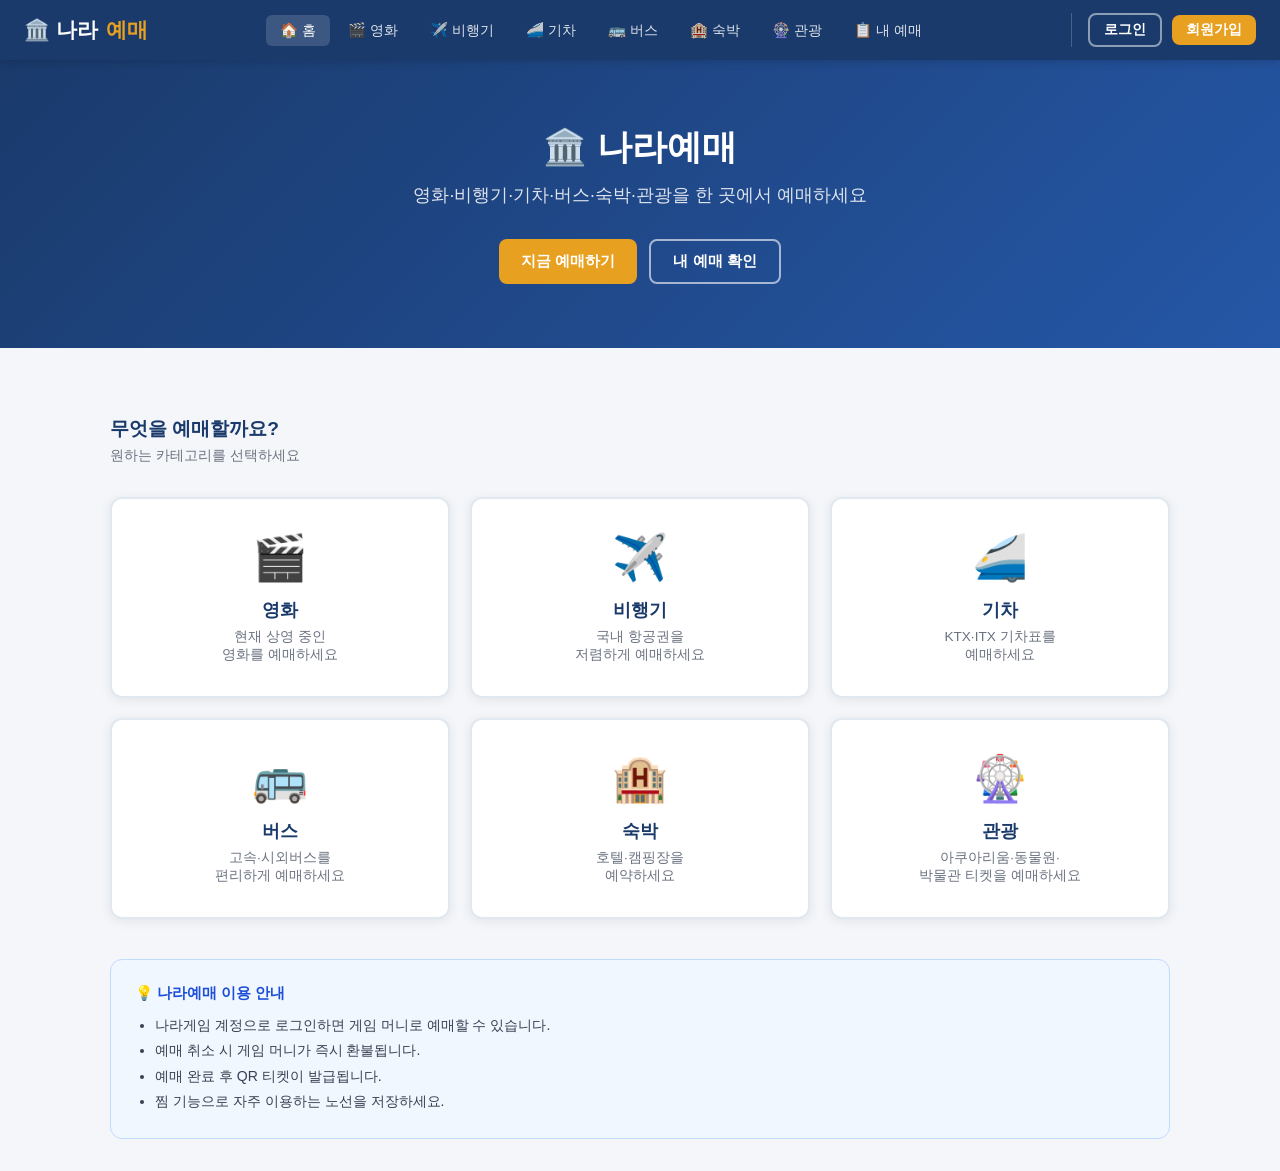
<file: index.html>
﻿<!DOCTYPE html>
<html lang="ko">
<head>
  <meta charset="UTF-8">
  <meta name="viewport" content="width=device-width, initial-scale=1.0">
  <meta name="theme-color" content="#1a3a6b">
  <meta name="mobile-web-app-capable" content="yes">
  <meta name="apple-mobile-web-app-capable" content="yes">
  <meta name="apple-mobile-web-app-status-bar-style" content="black-translucent">
  <meta name="apple-mobile-web-app-title" content="나라예매">
  <link rel="manifest" href="/manifest.json">
  <link rel="apple-touch-icon" href="/icons/apple-touch-icon.png">
  <title>나라예매 - 영화·비행기·기차·버스·숙박·관광 예매</title>
  <link rel="stylesheet" href="css/style.css">
  <style>
    .hero{background:linear-gradient(135deg,var(--primary) 0%,var(--primary-light) 100%);color:white;padding:64px 24px;text-align:center;}
    .hero h1{font-size:2.2rem;font-weight:800;margin-bottom:12px;}
    .hero p{font-size:1.1rem;opacity:.85;margin-bottom:32px;}
    .hero-btns{display:flex;gap:12px;justify-content:center;flex-wrap:wrap;}
    .category-grid{display:grid;grid-template-columns:repeat(3,1fr);gap:20px;margin-top:32px;}
    .cat-card{background:white;border-radius:12px;padding:32px 20px;text-align:center;text-decoration:none;color:var(--text);box-shadow:var(--shadow);border:2px solid var(--border);transition:all .2s;}
    .cat-card:hover{border-color:var(--primary-light);transform:translateY(-4px);box-shadow:0 8px 24px rgba(0,0,0,.12);}
    .cat-icon{font-size:2.8rem;margin-bottom:14px;}
    .cat-name{font-size:1.1rem;font-weight:700;color:var(--primary);margin-bottom:6px;}
    .cat-desc{font-size:.85rem;color:var(--text-muted);}
    .section-title{font-size:1.2rem;font-weight:700;color:var(--primary);margin-bottom:4px;}
    .section-subtitle{font-size:.88rem;color:var(--text-muted);margin-bottom:20px;}
    .notice-list{display:flex;flex-direction:column;gap:10px;}
    .notice-item{background:white;border-radius:10px;border:1px solid var(--border);padding:16px 20px;box-shadow:var(--shadow);display:flex;justify-content:space-between;align-items:flex-start;gap:12px;}
    .notice-item .dot{width:8px;height:8px;border-radius:50%;background:var(--accent);flex-shrink:0;margin-top:6px;}
    .notice-item .body{flex:1;}
    .notice-item .title{font-size:.95rem;font-weight:700;margin-bottom:4px;}
    .notice-item .date{font-size:.78rem;color:var(--text-muted);}
    .money-banner{background:linear-gradient(90deg,#1a3a6b,#2557a7);color:white;border-radius:12px;padding:16px 22px;margin-top:24px;display:flex;justify-content:space-between;align-items:center;}
    .money-banner .label{font-size:.85rem;opacity:.8;}
    .money-banner .amount{font-size:1.4rem;font-weight:800;}
    @media(max-width:640px){.category-grid{grid-template-columns:repeat(2,1fr);gap:12px;}.hero h1{font-size:1.6rem;}.money-banner{flex-direction:column;gap:8px;text-align:center;}}
  </style>
</head>
<body>
<div id="header-wrap"></div>

<div class="hero">
  <h1>🏛️ 나라예매</h1>
  <p>영화·비행기·기차·버스·숙박·관광을 한 곳에서 예매하세요</p>
  <div class="hero-btns">
    <a href="movies.html" class="btn btn-accent">지금 예매하기</a>
    <a href="mybookings.html" class="btn btn-outline" style="color:white;border-color:rgba(255,255,255,.6);">내 예매 확인</a>
  </div>
</div>

<div class="container">
  <!-- 게임 머니 배너 (로그인 시) -->
  <div id="money-banner" style="display:none;" class="money-banner">
    <div><div class="label">💰 내 게임 머니</div><div class="amount" id="banner-money">-</div></div>
    <a href="mybookings.html" class="btn btn-outline" style="color:white;border-color:rgba(255,255,255,.5);flex-shrink:0;">내 예매 보기</a>
  </div>

  <!-- 카테고리 -->
  <p class="section-title" style="margin-top:36px;">무엇을 예매할까요?</p>
  <p class="section-subtitle">원하는 카테고리를 선택하세요</p>
  <div class="category-grid">
    <a href="movies.html" class="cat-card"><div class="cat-icon">🎬</div><div class="cat-name">영화</div><div class="cat-desc">현재 상영 중인<br>영화를 예매하세요</div></a>
    <a href="flights.html" class="cat-card"><div class="cat-icon">✈️</div><div class="cat-name">비행기</div><div class="cat-desc">국내 항공권을<br>저렴하게 예매하세요</div></a>
    <a href="trains.html" class="cat-card"><div class="cat-icon">🚄</div><div class="cat-name">기차</div><div class="cat-desc">KTX·ITX 기차표를<br>예매하세요</div></a>
    <a href="buses.html" class="cat-card"><div class="cat-icon">🚌</div><div class="cat-name">버스</div><div class="cat-desc">고속·시외버스를<br>편리하게 예매하세요</div></a>
    <a href="hotels.html" class="cat-card"><div class="cat-icon">🏨</div><div class="cat-name">숙박</div><div class="cat-desc">호텔·캠핑장을<br>예약하세요</div></a>
    <a href="attractions.html" class="cat-card"><div class="cat-icon">🎡</div><div class="cat-name">관광</div><div class="cat-desc">아쿠아리움·동물원·<br>박물관 티켓을 예매하세요</div></a>
  </div>

  <!-- 인기 예매 순위 -->
  <div id="popular-section" style="margin-top:40px;display:none;">
    <p class="section-title">🔥 인기 예매 순위</p>
    <p class="section-subtitle">많은 분들이 선택한 항목이에요</p>
    <div id="popular-list" style="display:flex;flex-direction:column;gap:8px;"></div>
  </div>

  <!-- 공지사항 -->
  <div id="notices-section" style="margin-top:40px; display:none;">
    <p class="section-title">📢 공지사항</p>
    <p class="section-subtitle">관리자가 등록한 공지를 확인하세요</p>
    <div class="notice-list" id="notice-list"></div>
  </div>

  <!-- 안내 -->
  <div style="margin-top:40px;padding:24px;background:#f0f7ff;border-radius:12px;border:1px solid #bfdbfe;">
    <p style="font-size:.92rem;color:#1d4ed8;font-weight:600;">💡 나라예매 이용 안내</p>
    <ul style="margin-top:10px;padding-left:20px;font-size:.88rem;color:#374151;line-height:1.8;">
      <li>나라게임 계정으로 로그인하면 게임 머니로 예매할 수 있습니다.</li>
      <li>예매 취소 시 게임 머니가 즉시 환불됩니다.</li>
      <li>예매 완료 후 QR 티켓이 발급됩니다.</li>
      <li>찜 기능으로 자주 이용하는 노선을 저장하세요.</li>
    </ul>
  </div>
</div>

<script src="js/config.js"></script>
<script>
  document.getElementById('header-wrap').innerHTML = renderHeader('index');
  seedIfEmpty();

  async function init(){
    const user=getUser();
    if(user && !user.isAdmin){
      try{
        const money=await getUserMoney(user.uid);
        document.getElementById('banner-money').textContent=`₩${money.toLocaleString()}`;
        document.getElementById('money-banner').style.display='flex';
      } catch(e){}
    }
    // 인기 예매 순위
    try{
      const bookings=await dbGet('bookings')||{};
      const counts={};
      for(const b of Object.values(bookings)){
        if(b.status==='취소됨') continue;
        const key=`${b.type}||${b.title}`;
        if(!counts[key]) counts[key]={title:b.title,type:b.type,count:0};
        counts[key].count++;
      }
      const sorted=Object.values(counts).sort((a,b)=>b.count-a.count).slice(0,5);
      if(sorted.length){
        const medals=['🥇','🥈','🥉','4','5'];
        document.getElementById('popular-list').innerHTML=sorted.map((item,i)=>{
          const tl=TYPE_LABELS[item.type]||{icon:'📌',label:item.type,color:'badge-gray'};
          return `<div style="background:white;border-radius:10px;border:1px solid var(--border);padding:14px 18px;box-shadow:var(--shadow);display:flex;align-items:center;gap:14px;">
            <div style="font-size:1.5rem;min-width:32px;text-align:center;">${medals[i]}</div>
            <div style="flex:1;">
              <div style="font-weight:700;font-size:.95rem;">${item.title}</div>
              <span class="badge ${tl.color}" style="margin-top:4px;">${tl.icon} ${tl.label}</span>
            </div>
            <div style="font-size:.82rem;color:var(--text-muted);font-weight:600;">예매 ${item.count}건</div>
          </div>`;
        }).join('');
        document.getElementById('popular-section').style.display='block';
      }
    } catch(e){}
    // 공지사항 로드
    try{
      const notices=await dbGet('notices');
      if(notices){
        const list=Object.entries(notices).sort((a,b)=>b[1].createdAt-a[1].createdAt).slice(0,5);
        if(list.length){
          document.getElementById('notices-section').style.display='block';
          document.getElementById('notice-list').innerHTML=list.map(([,n])=>`
            <div class="notice-item">
              <div class="dot"></div>
              <div class="body">
                <div class="title">${n.title}</div>
                ${n.content?`<div class="date" style="margin-top:4px;color:var(--text-muted);font-size:.85rem;">${n.content}</div>`:''}
                <div class="date">${formatDateTime(n.createdAt)}</div>
              </div>
            </div>`).join('');
        }
      }
    } catch(e){}
  }

  init();
</script>
<script>if('serviceWorker'in navigator)navigator.serviceWorker.register('/sw.js');</script></body>
</html>
</file>
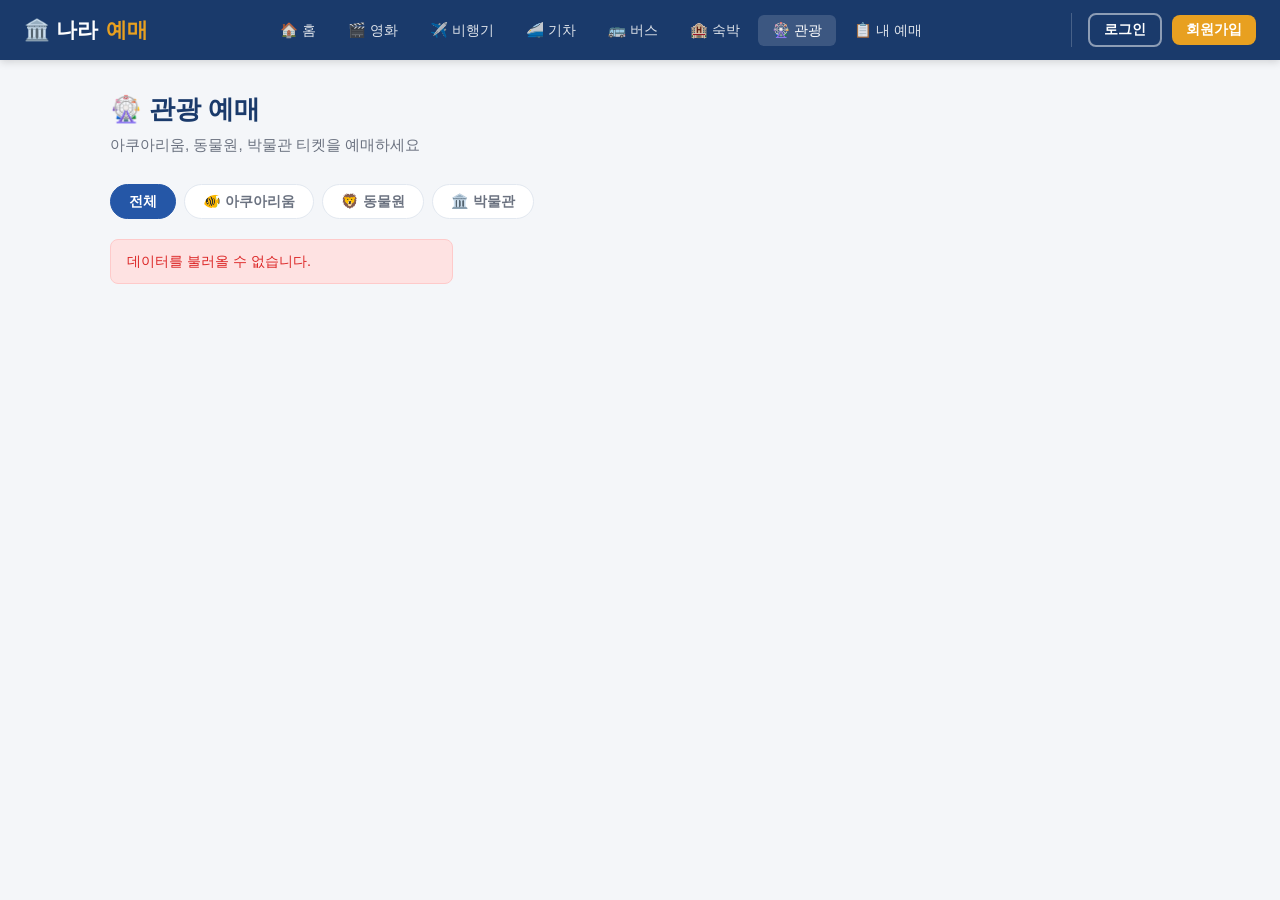
<file: attractions.html>
<!DOCTYPE html>
<html lang="ko">
<head>
  <meta charset="UTF-8">
  <meta name="viewport" content="width=device-width, initial-scale=1.0">
  <meta name="theme-color" content="#1a3a6b">
  <meta name="mobile-web-app-capable" content="yes">
  <meta name="apple-mobile-web-app-capable" content="yes">
  <meta name="apple-mobile-web-app-status-bar-style" content="black-translucent">
  <meta name="apple-mobile-web-app-title" content="나라예매">
  <link rel="manifest" href="/manifest.json">
  <link rel="apple-touch-icon" href="/icons/apple-touch-icon.png">
  <title>관광 예매 - 나라예매</title>
  <link rel="stylesheet" href="css/style.css">
  <style>
    .filter-tabs { display:flex; gap:8px; margin-bottom:20px; flex-wrap:wrap; }
    .tab-btn { padding:7px 18px; border-radius:20px; border:1.5px solid var(--border); background:white; font-size:.88rem; font-weight:600; cursor:pointer; transition:all .15s; color:var(--text-muted); }
    .tab-btn.active { background:var(--primary-light); color:white; border-color:var(--primary-light); }
    .attr-list { display:grid; grid-template-columns:repeat(auto-fill,minmax(300px,1fr)); gap:16px; }
    .attr-card { background:white; border-radius:12px; border:1.5px solid var(--border); padding:22px; box-shadow:var(--shadow); transition:border-color .2s; position:relative; display:flex; flex-direction:column; gap:10px; }
    .attr-card:hover { border-color:var(--primary-light); }
    .attr-top { display:flex; justify-content:space-between; align-items:flex-start; }
    .attr-icon { font-size:2.4rem; }
    .attr-fav { background:none; border:none; font-size:1.2rem; cursor:pointer; color:#ccc; padding:4px; transition:all .15s; }
    .attr-fav.active { color:#e53e3e; }
    .attr-name { font-size:1.05rem; font-weight:700; color:var(--primary); margin-bottom:4px; }
    .attr-meta { font-size:.83rem; color:var(--text-muted); line-height:1.7; }
    .attr-pricing { background:#f8fafc; border-radius:8px; padding:10px 12px; font-size:.85rem; }
    .attr-pricing .price-row { display:flex; justify-content:space-between; padding:2px 0; }
    .attr-pricing .price-val { font-weight:700; color:var(--primary); }
    .free-badge { background:#dcfce7; color:#15803d; border-radius:6px; padding:2px 8px; font-size:.75rem; font-weight:700; }
    .money-bar { background:#f0f9ff; border:1px solid #bae6fd; border-radius:8px; padding:10px 14px; margin-bottom:14px; font-size:.85rem; display:flex; justify-content:space-between; align-items:center; }
    .money-bar .label { color:#0369a1; }
    .money-bar .amount { font-weight:700; color:#0c4a6e; }
    .price-preview { background:#f0f7ff; border-radius:8px; padding:12px 14px; margin:14px 0; font-size:.88rem; }
    .price-preview .row { display:flex; justify-content:space-between; padding:3px 0; }
    .price-preview .total { font-size:1.05rem; font-weight:800; color:var(--primary); border-top:1px solid #bfdbfe; margin-top:6px; padding-top:6px; }
    .qty-row { display:flex; align-items:center; justify-content:space-between; margin-bottom:12px; }
    .qty-label { font-size:.88rem; font-weight:600; color:var(--text-muted); }
    .qty-ctrl { display:flex; align-items:center; gap:10px; }
    .qty-btn { width:32px; height:32px; border-radius:8px; border:1.5px solid var(--border); background:white; font-size:1.1rem; cursor:pointer; display:flex; align-items:center; justify-content:center; font-weight:700; transition:all .15s; }
    .qty-btn:hover { border-color:var(--primary-light); color:var(--primary); }
    .qty-val { font-size:1.1rem; font-weight:700; min-width:24px; text-align:center; }
    @media(max-width:640px) { .attr-list { grid-template-columns:1fr; } }
  </style>
</head>
<body>
<div id="header-wrap"></div>
<div class="container">
  <p class="page-title">🎡 관광 예매</p>
  <p class="page-subtitle">아쿠아리움, 동물원, 박물관 티켓을 예매하세요</p>

  <div id="money-wrap" style="display:none;" class="money-bar">
    <span class="label">💰 게임 머니</span>
    <span class="amount" id="money-amt">-</span>
  </div>

  <div class="filter-tabs">
    <button class="tab-btn active" onclick="setFilter('전체',this)">전체</button>
    <button class="tab-btn" onclick="setFilter('아쿠아리움',this)">🐠 아쿠아리움</button>
    <button class="tab-btn" onclick="setFilter('동물원',this)">🦁 동물원</button>
    <button class="tab-btn" onclick="setFilter('박물관',this)">🏛️ 박물관</button>
  </div>

  <div id="attr-list" class="attr-list"><div class="loading"><div class="spinner"></div>불러오는 중...</div></div>
</div>

<!-- 예매 모달 -->
<div class="modal-overlay" id="book-modal">
  <div class="modal">
    <div class="modal-header">
      <span class="modal-title" id="m-title">관광 예매</span>
      <button class="modal-close" onclick="closeModal()">✕</button>
    </div>
    <div id="m-info" style="background:#f8fafc;border-radius:8px;padding:12px 14px;margin-bottom:16px;font-size:.88rem;"></div>
    <div class="form-group">
      <label>방문일</label>
      <input type="date" id="m-date">
    </div>
    <div style="margin-bottom:4px;font-size:.82rem;font-weight:700;color:var(--text-muted);text-transform:uppercase;letter-spacing:.04em;">인원 선택</div>
    <div class="qty-row">
      <div class="qty-label">성인<br><small id="adult-price-label" style="font-weight:400;"></small></div>
      <div class="qty-ctrl">
        <button class="qty-btn" onclick="changeQty('adults',-1)">−</button>
        <span class="qty-val" id="adults-val">1</span>
        <button class="qty-btn" onclick="changeQty('adults',1)">+</button>
      </div>
    </div>
    <div class="qty-row">
      <div class="qty-label">어린이<br><small id="child-price-label" style="font-weight:400;"></small></div>
      <div class="qty-ctrl">
        <button class="qty-btn" onclick="changeQty('children',-1)">−</button>
        <span class="qty-val" id="children-val">0</span>
        <button class="qty-btn" onclick="changeQty('children',1)">+</button>
      </div>
    </div>
    <div class="price-preview" id="price-preview" style="display:none;">
      <div class="row"><span id="pp-adult-row"></span><span id="pp-adult-price"></span></div>
      <div class="row"><span id="pp-child-row"></span><span id="pp-child-price"></span></div>
      <div class="row total"><span>결제 금액</span><span id="pp-total"></span></div>
    </div>
    <div style="margin-bottom:16px;">
      <div style="font-size:.82rem;font-weight:700;color:var(--text-muted);text-transform:uppercase;letter-spacing:.04em;margin-bottom:6px;">쿠폰 코드</div>
      <div style="display:flex;gap:8px;">
        <input type="text" id="m-coupon" placeholder="쿠폰 코드 입력 (예: NARA10)" style="flex:1;padding:10px 14px;border:1.5px solid var(--border);border-radius:8px;font-size:.95rem;text-transform:uppercase;outline:none;">
        <button class="btn btn-outline btn-sm" onclick="applyCoupon()">적용</button>
      </div>
      <div id="coupon-msg" style="font-size:.82rem;margin-top:6px;"></div>
    </div>
    <div id="m-alert" class="alert alert-error" style="display:none;"></div>
    <button class="btn btn-accent btn-full" id="m-book-btn" onclick="confirmBooking()">예매하기</button>
  </div>
</div>

<script src="js/config.js"></script>
<script>
  document.getElementById('header-wrap').innerHTML = renderHeader('attractions');
  seedIfEmpty();

  let allAttractions = {}, currentFilter = '전체', selectedId = null, userFavs = {}, ratings = {};
  let adults = 1, children = 0, couponDiscount = 0, appliedCoupon = '';
  const user = getUser();

  const CAT_BADGE = { '아쿠아리움': 'badge-blue', '동물원': 'badge-yellow', '박물관': 'badge-gray' };

  async function init() {
    if (user && !user.isAdmin) {
      try {
        const money = await getUserMoney(user.uid);
        document.getElementById('money-amt').textContent = `₩${money.toLocaleString()}`;
        document.getElementById('money-wrap').style.display = 'flex';
        userFavs = (await getFavorites(user.uid)).attraction || {};
      } catch(e) {}
    }
    try {
      [allAttractions, ratings] = await Promise.all([dbGet('attractions'), loadRatings('attraction')]);
      allAttractions = allAttractions || {};
      render();
    } catch(e) {
      document.getElementById('attr-list').innerHTML = '<div class="alert alert-error">데이터를 불러올 수 없습니다.</div>';
    }
  }

  function setFilter(f, btn) {
    currentFilter = f;
    document.querySelectorAll('.tab-btn').forEach(b => b.classList.remove('active'));
    btn.classList.add('active');
    render();
  }

  function render() {
    const items = Object.entries(allAttractions).filter(([,a]) => currentFilter === '전체' || a.category === currentFilter);
    if (!items.length) {
      document.getElementById('attr-list').innerHTML = '<div class="empty-state"><div class="icon">🎡</div><p>관광지가 없습니다.</p></div>';
      return;
    }
    document.getElementById('attr-list').innerHTML = items.map(([id, a]) => {
      const isFav = !!userFavs[id];
      const adultTxt = a.adultPrice === 0 ? '<span class="free-badge">무료</span>' : `₩${a.adultPrice.toLocaleString()}`;
      const childTxt = a.childPrice === 0 ? '<span class="free-badge">무료</span>' : `₩${a.childPrice.toLocaleString()}`;
      return `<div class="attr-card">
        <div class="attr-top">
          <span class="attr-icon">${a.img}</span>
          <div style="display:flex;align-items:center;gap:6px;">
            <span class="badge ${CAT_BADGE[a.category]||'badge-gray'}">${a.category}</span>
            ${user ? `<button class="attr-fav${isFav?' active':''}" id="fav-${id}" onclick="toggleFav('${id}',this)">❤️</button>` : ''}
          </div>
        </div>
        <div>
          <div class="attr-name">${a.name} ${ratingHTML(ratings[id])}</div>
          <div class="attr-meta">📍 ${a.location}<br>⏰ ${a.openTime} ~ ${a.closeTime}</div>
        </div>
        <div class="attr-pricing">
          <div class="price-row"><span>성인</span><span class="price-val">${adultTxt}</span></div>
          <div class="price-row"><span>어린이</span><span class="price-val">${childTxt}</span></div>
        </div>
        <button class="btn btn-accent btn-full btn-sm" onclick="openModal('${id}')">예매하기</button>
      </div>`;
    }).join('');
  }

  async function toggleFav(id, btn) {
    if (!user) { alert('로그인이 필요합니다.'); return; }
    try {
      const on = await toggleFavorite(user.uid, 'attraction', id);
      btn.classList.toggle('active', on);
      if (on) userFavs[id] = true; else delete userFavs[id];
    } catch(e) {}
  }

  function openModal(id) {
    if (!user) { window.location.href = 'login.html'; return; }
    selectedId = id;
    adults = 1; children = 0;
    const a = allAttractions[id];
    document.getElementById('m-title').textContent = a.name;
    document.getElementById('m-info').innerHTML = `<b>${a.img} ${a.name}</b><br>📍 ${a.location} &nbsp;|&nbsp; ⏰ ${a.openTime}~${a.closeTime}`;
    document.getElementById('adult-price-label').textContent = a.adultPrice === 0 ? '무료' : `₩${a.adultPrice.toLocaleString()}`;
    document.getElementById('child-price-label').textContent = a.childPrice === 0 ? '무료' : `₩${a.childPrice.toLocaleString()}`;
    document.getElementById('adults-val').textContent = 1;
    document.getElementById('children-val').textContent = 0;
    document.getElementById('m-alert').style.display = 'none';
    document.getElementById('m-coupon').value = '';
    document.getElementById('coupon-msg').textContent = '';
    couponDiscount = 0; appliedCoupon = '';
    const today = new Date().toISOString().split('T')[0];
    document.getElementById('m-date').value = today;
    document.getElementById('m-date').min = today;
    calcPrice();
    document.getElementById('book-modal').classList.add('open');
  }

  function closeModal() {
    document.getElementById('book-modal').classList.remove('open');
    selectedId = null;
  }

  function changeQty(type, delta) {
    if (type === 'adults') {
      adults = Math.max(0, adults + delta);
      document.getElementById('adults-val').textContent = adults;
    } else {
      children = Math.max(0, children + delta);
      document.getElementById('children-val').textContent = children;
    }
    calcPrice();
  }

  function calcPrice() {
    if (!selectedId) return;
    const a = allAttractions[selectedId];
    const total = adults * a.adultPrice + children * a.childPrice;
    document.getElementById('pp-adult-row').textContent = `성인 ${adults}명`;
    document.getElementById('pp-adult-price').textContent = `₩${(adults * a.adultPrice).toLocaleString()}`;
    document.getElementById('pp-child-row').textContent = `어린이 ${children}명`;
    document.getElementById('pp-child-price').textContent = `₩${(children * a.childPrice).toLocaleString()}`;
    const finalTotal = Math.max(0, total - couponDiscount);
    document.getElementById('pp-total').textContent = couponDiscount > 0
      ? `₩${finalTotal.toLocaleString()} (₩${couponDiscount.toLocaleString()} 할인)`
      : `₩${total.toLocaleString()}`;
    document.getElementById('price-preview').style.display = 'block';
  }

  async function applyCoupon() {
    const code = document.getElementById('m-coupon').value.trim();
    const msgEl = document.getElementById('coupon-msg');
    if (!code) return;
    const a = allAttractions[selectedId];
    const base = adults * a.adultPrice + children * a.childPrice;
    try {
      const result = await validateCoupon(code, base);
      couponDiscount = result.discount; appliedCoupon = code;
      msgEl.style.color = '#15803d'; msgEl.textContent = `✅ ${result.name} — ₩${result.discount.toLocaleString()} 할인 적용!`;
      calcPrice();
    } catch(e) { couponDiscount = 0; appliedCoupon = ''; msgEl.style.color = '#dc2626'; msgEl.textContent = `❌ ${e.message}`; calcPrice(); }
  }

  async function confirmBooking() {
    if (!selectedId || !user) return;
    const a = allAttractions[selectedId];
    const visitDate = document.getElementById('m-date').value;
    const alertEl = document.getElementById('m-alert');
    alertEl.style.display = 'none';

    if (!visitDate) { alertEl.textContent = '방문일을 선택해 주세요.'; alertEl.style.display = 'flex'; return; }
    if (adults + children === 0) { alertEl.textContent = '인원을 1명 이상 선택해 주세요.'; alertEl.style.display = 'flex'; return; }

    const price = Math.max(0, adults * a.adultPrice + children * a.childPrice - couponDiscount);
    const btn = document.getElementById('m-book-btn');
    btn.textContent = '처리 중...'; btn.disabled = true;
    try {
      const remaining = await deductMoney(user.uid, price);
      if (appliedCoupon) await useCoupon(appliedCoupon);
      const booking = {
        type: 'attraction', userId: user.uid, userName: user.name,
        itemId: selectedId, title: a.name, location: a.location, category: a.category,
        visitDate, adults, children, adultPrice: a.adultPrice, childPrice: a.childPrice,
        coupon: appliedCoupon || null, discount: couponDiscount,
        price, status: '예매완료', bookedAt: Date.now()
      };
      const res = await dbPush('bookings', booking);
      const newId = res.name;
      window.location.href = `confirm.html?id=${newId}&spent=${price}&left=${remaining}`;
    } catch(e) {
      alertEl.textContent = e.message || '예매 중 오류가 발생했습니다.'; alertEl.style.display = 'flex';
      btn.textContent = '예매하기'; btn.disabled = false;
    }
  }

  init();
</script>
<script>if('serviceWorker'in navigator)navigator.serviceWorker.register('/sw.js');</script>
</body>
</html>
</file>
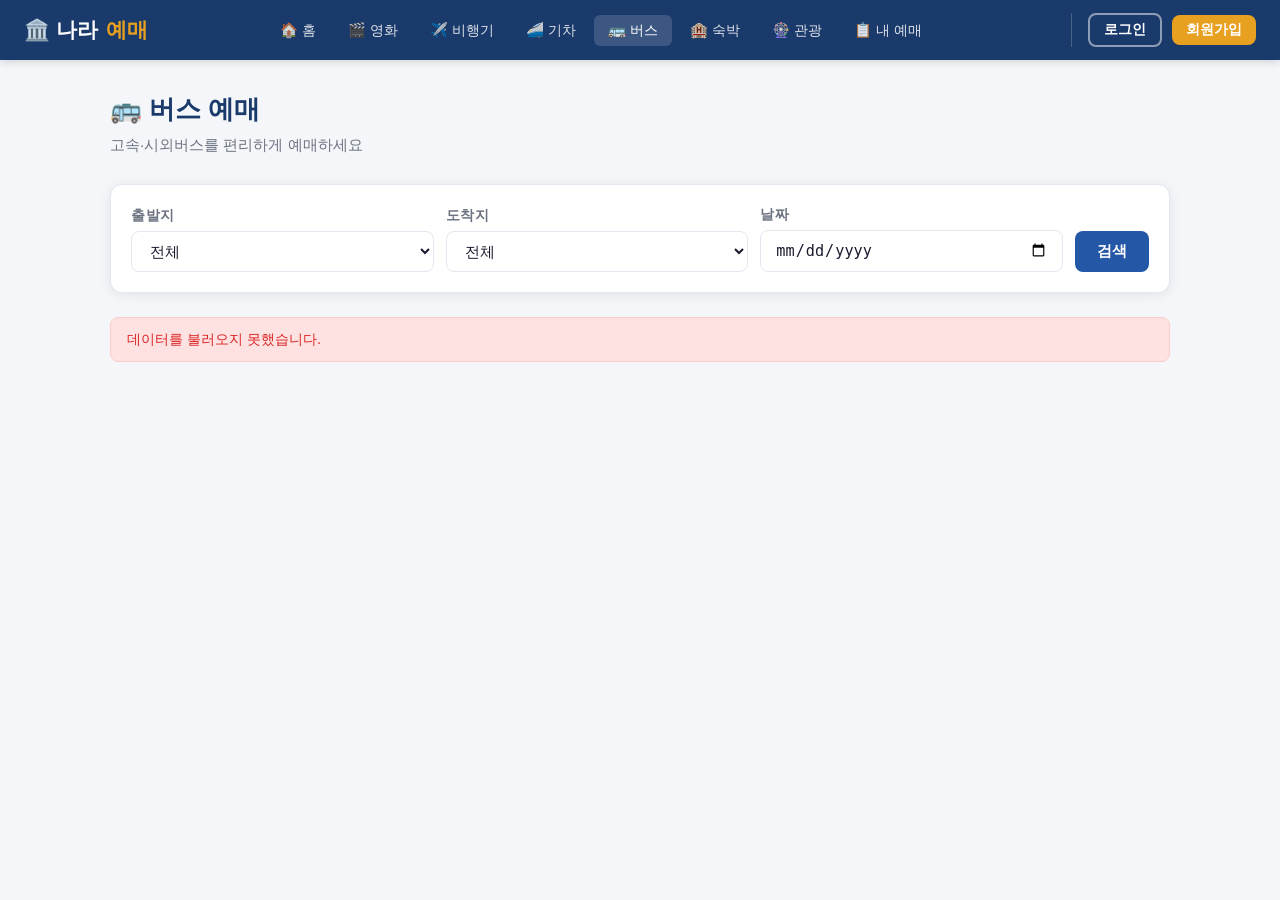
<file: buses.html>
﻿<!DOCTYPE html>
<html lang="ko">
<head>
  <meta charset="UTF-8">
  <meta name="viewport" content="width=device-width, initial-scale=1.0">
  <meta name="theme-color" content="#1a3a6b">
  <meta name="mobile-web-app-capable" content="yes">
  <meta name="apple-mobile-web-app-capable" content="yes">
  <meta name="apple-mobile-web-app-status-bar-style" content="black-translucent">
  <meta name="apple-mobile-web-app-title" content="나라예매">
  <link rel="manifest" href="/manifest.json">
  <link rel="apple-touch-icon" href="/icons/apple-touch-icon.png">
  <title>버스 예매 - 나라예매</title>
  <link rel="stylesheet" href="css/style.css">
  <style>
    .search-bar{background:white;border-radius:12px;padding:20px;box-shadow:var(--shadow);border:1px solid var(--border);margin-bottom:24px;display:flex;gap:12px;flex-wrap:wrap;align-items:flex-end;}
    .search-bar .form-group{margin:0;flex:1;min-width:130px;}
    .bus-list{display:flex;flex-direction:column;gap:14px;}
    .bus-card{background:white;border-radius:12px;border:1.5px solid var(--border);padding:20px 24px;display:grid;grid-template-columns:90px 1fr auto 1fr auto auto auto;align-items:center;gap:14px;box-shadow:var(--shadow);transition:border-color .2s;}
    .bus-card:hover{border-color:var(--primary-light);}
    .bus-time{font-size:1.4rem;font-weight:800;color:var(--primary);}
    .bus-city{font-size:.82rem;color:var(--text-muted);}
    .fav-btn{background:none;border:none;font-size:1.2rem;cursor:pointer;color:#ccc;padding:4px;transition:all .15s;}
    .fav-btn.active{color:#e53e3e;}
    .money-bar{background:#f0f9ff;border:1px solid #bae6fd;border-radius:8px;padding:10px 14px;margin-bottom:14px;font-size:.85rem;display:flex;justify-content:space-between;align-items:center;}
    .money-bar .label{color:#0369a1;} .money-bar .amount{font-weight:700;color:#0c4a6e;}
    @media(max-width:640px){.bus-card{grid-template-columns:1fr 1fr;}}
  </style>
</head>
<body>
<div id="header-wrap"></div>
<div class="container">
  <p class="page-title">🚌 버스 예매</p>
  <p class="page-subtitle">고속·시외버스를 편리하게 예매하세요</p>
  <div class="search-bar">
    <div class="form-group"><label>출발지</label>
      <select id="s-from"><option value="">전체</option><option>서울(강남)</option><option>서울(동서울)</option><option>부산</option><option>광주</option><option>대전</option></select></div>
    <div class="form-group"><label>도착지</label>
      <select id="s-to"><option value="">전체</option><option>부산</option><option>서울(강남)</option><option>광주</option><option>대전</option></select></div>
    <div class="form-group"><label>날짜</label><input type="date" id="s-date"></div>
    <button class="btn btn-primary" onclick="filterBuses()">검색</button>
  </div>
  <div id="content"><div class="loading"><div class="spinner"></div>불러오는 중...</div></div>
</div>

<div class="modal-overlay" id="booking-modal">
  <div class="modal">
    <div class="modal-header">
      <span class="modal-title">좌석 선택</span>
      <button class="modal-close" onclick="closeModal()">✕</button>
    </div>
    <div id="modal-info" style="margin-bottom:12px;padding:12px;background:#f8fafc;border-radius:8px;font-size:.88rem;color:var(--text-muted);line-height:1.8;"></div>
    <div class="money-bar"><span class="label">💰 내 게임 머니</span><span class="amount" id="user-money">조회 중...</span></div>
    <p style="font-size:.85rem;font-weight:600;color:var(--text-muted);margin-bottom:8px;">좌석 선택</p>
    <div class="seat-grid" id="seat-grid" style="grid-template-columns:repeat(5,1fr);"></div>
    <div class="seat-legend">
      <div class="seat-legend-item"><div class="seat-legend-box"></div>선택 가능</div>
      <div class="seat-legend-item"><div class="seat-legend-box selected"></div>선택됨</div>
      <div class="seat-legend-item"><div class="seat-legend-box booked"></div>예매됨</div>
    </div>
    <div id="selected-info" style="margin-top:14px;padding:10px;background:#f0f7ff;border-radius:8px;font-size:.88rem;display:none;"></div>
    <div id="alert-modal" style="margin-top:10px;"></div>
    <div style="display:flex;gap:10px;margin-top:20px;">
      <button class="btn btn-outline" style="flex:1;" onclick="closeModal()">취소</button>
      <button class="btn btn-accent" style="flex:1;" id="confirm-btn" onclick="confirmBooking()">예매 확정</button>
    </div>
  </div>
</div>

<script src="js/config.js"></script>
<script>
  document.getElementById('header-wrap').innerHTML = renderHeader('buses');
  let buses={},bookedSeats={},filtered={},favorites={},currentBus=null,selectedSeat=null;

  async function load(){
    try{
      buses=await dbGet('buses')||{};
      const bookings=await dbGet('bookings')||{};
      bookedSeats={};
      Object.values(bookings).forEach(b=>{if(b.type==='bus'&&b.status!=='취소됨'){if(!bookedSeats[b.itemId])bookedSeats[b.itemId]=[];bookedSeats[b.itemId].push(b.seat);}});
      const user=getUser(); if(user) favorites=await getFavorites(user.uid);
      filtered={...buses}; render(filtered);
    } catch{document.getElementById('content').innerHTML='<div class="alert alert-error">데이터를 불러오지 못했습니다.</div>';}
  }

  function filterBuses(){
    const from=document.getElementById('s-from').value,to=document.getElementById('s-to').value,date=document.getElementById('s-date').value;
    filtered={};
    for(const [id,b] of Object.entries(buses)){if(from&&b.from!==from)continue;if(to&&b.to!==to)continue;if(date&&b.date!==date)continue;filtered[id]=b;}
    render(filtered);
  }

  function isFav(id){return !!(favorites.bus&&favorites.bus[id]);}

  function dur(b){
    const[dh,dm]=b.depart.split(':').map(Number),[ah,am]=b.arrive.split(':').map(Number);
    const m=(ah*60+am)-(dh*60+dm); return `${Math.floor(m/60)}시간 ${m%60}분`;
  }

  function render(list){
    if(!Object.keys(list).length){document.getElementById('content').innerHTML='<div class="empty-state"><div class="icon">🚌</div><p>검색 결과가 없습니다.</p></div>';return;}
    let html='<div class="bus-list">';
    for(const [id,b] of Object.entries(list)){
      const rem=b.seats-(bookedSeats[id]||[]).length,soldOut=rem<=0;
      const tc=b.type==='우등'?'badge-blue':'badge-gray';
      html+=`<div class="bus-card">
        <div><span class="badge ${tc}">${b.type}</span><div style="font-size:.78rem;color:var(--text-muted);margin-top:4px;">${b.company}</div></div>
        <div><div class="bus-time">${b.depart}</div><div class="bus-city">${b.from}</div></div>
        <div style="text-align:center;color:var(--text-muted);"><div style="font-size:.75rem;">${dur(b)}</div><div>→</div><div style="font-size:.75rem;">${b.date}</div></div>
        <div><div class="bus-time">${b.arrive}</div><div class="bus-city">${b.to}</div></div>
        <div>${seatBadge(rem,b.seats)}</div>
        <div style="text-align:right;"><div style="font-size:1.2rem;font-weight:800;color:var(--primary);">₩${b.price.toLocaleString()}</div>
          <button class="btn btn-accent btn-sm" style="margin-top:8px;" onclick="openModal('${id}')" ${soldOut?'disabled style="opacity:.5;"':''}>예매하기</button></div>
        <button class="fav-btn ${isFav(id)?'active':''}" id="fav-bus-${id}" onclick="doToggleFav('bus','${id}',this)" title="찜">♥</button>
      </div>`;
    }
    html+='</div>'; document.getElementById('content').innerHTML=html;
  }

  async function doToggleFav(type,id,btn){
    const user=getUser(); if(!user){alert('로그인이 필요합니다.');return;}
    btn.disabled=true;
    try{const isNow=await toggleFavorite(user.uid,type,id);btn.classList.toggle('active',isNow);if(!favorites[type])favorites[type]={};if(isNow)favorites[type][id]={addedAt:Date.now()};else delete favorites[type][id];}
    finally{btn.disabled=false;}
  }

  function openModal(id){
    const user=getUser(); if(!user){if(confirm('로그인이 필요합니다.'))window.location.href='login.html';return;}
    currentBus=id; selectedSeat=null;
    const b=buses[id];
    document.getElementById('modal-info').innerHTML=`🚌 <b>${b.company} ${b.type}</b> &nbsp;|&nbsp; ${b.from} → ${b.to}<br>📅 ${b.date} &nbsp;|&nbsp; 🕐 ${b.depart}→${b.arrive} &nbsp;|&nbsp; 💰 ₩${b.price.toLocaleString()}`;
    document.getElementById('selected-info').style.display='none';
    document.getElementById('alert-modal').innerHTML='';
    getUserMoney(user.uid).then(m=>{document.getElementById('user-money').textContent=`₩${m.toLocaleString()}`;}).catch(()=>{});
    renderSeats(id,b.seats);
    document.getElementById('booking-modal').classList.add('open');
  }

  function renderSeats(id,total){
    const taken=bookedSeats[id]||[],cols=5,rows=Math.ceil(total/cols);
    let html='';
    for(let r=0;r<rows;r++) for(let c=0;c<cols;c++){
      const num=r*cols+c+1; if(num>total) break;
      const label=`${num}번`,isBooked=taken.includes(label);
      html+=`<div class="seat${isBooked?' booked':''}" onclick="selectSeat('${label}',this)" style="font-size:.6rem;">${label}</div>`;
    }
    document.getElementById('seat-grid').innerHTML=html;
  }

  function selectSeat(label,el){
    if(el.classList.contains('booked')) return;
    document.querySelectorAll('.seat.selected').forEach(s=>s.classList.remove('selected'));
    el.classList.add('selected'); selectedSeat=label;
    const b=buses[currentBus];
    const info=document.getElementById('selected-info'); info.style.display='block';
    info.innerHTML=`선택 좌석: <b>${label}</b> &nbsp;|&nbsp; 결제: <b>₩${b.price.toLocaleString()}</b>`;
  }

  function closeModal(){document.getElementById('booking-modal').classList.remove('open');}

  async function confirmBooking(){
    if(!selectedSeat){document.getElementById('alert-modal').innerHTML='<div class="alert alert-error">좌석을 선택해 주세요.</div>';return;}
    const user=getUser(),b=buses[currentBus];
    const btn=document.getElementById('confirm-btn'); btn.textContent='처리 중...'; btn.disabled=true;
    try{
      const money=await getUserMoney(user.uid);
      if(money<b.price){document.getElementById('alert-modal').innerHTML=`<div class="alert alert-error">게임 머니 부족!<br>현재: ₩${money.toLocaleString()} / 필요: ₩${b.price.toLocaleString()}</div>`;return;}
      const result=await dbPush('bookings',{type:'bus',userId:user.uid,userName:user.name,itemId:currentBus,title:`${b.from} → ${b.to}`,company:b.company,busType:b.type,date:b.date,depart:b.depart,arrive:b.arrive,seat:selectedSeat,price:b.price,status:'예매완료',bookedAt:Date.now()});
      const remaining=await deductMoney(user.uid,b.price);
      window.location.href=`confirm.html?id=${result.name}&spent=${b.price}&left=${remaining}`;
    } catch(e){document.getElementById('alert-modal').innerHTML=`<div class="alert alert-error">${e.message||'오류가 발생했습니다.'}</div>`;}
    finally{btn.textContent='예매 확정';btn.disabled=false;}
  }

  load();
</script>
<script>if('serviceWorker'in navigator)navigator.serviceWorker.register('/sw.js');</script></body>
</html>
</file>
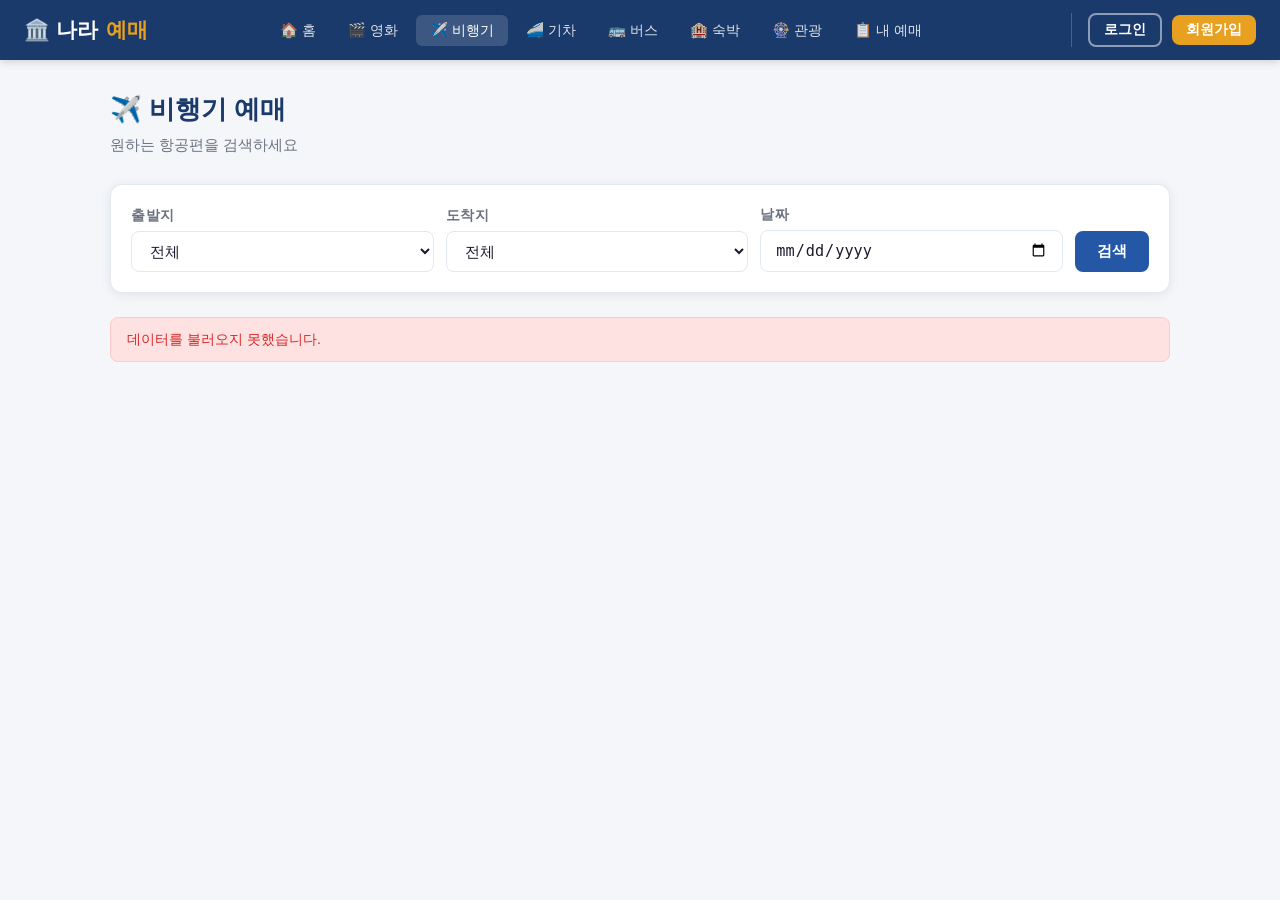
<file: flights.html>
<!DOCTYPE html>
<html lang="ko">
<head>
  <meta charset="UTF-8">
  <meta name="viewport" content="width=device-width, initial-scale=1.0">
  <meta name="theme-color" content="#1a3a6b">
  <meta name="mobile-web-app-capable" content="yes">
  <meta name="apple-mobile-web-app-capable" content="yes">
  <meta name="apple-mobile-web-app-status-bar-style" content="black-translucent">
  <meta name="apple-mobile-web-app-title" content="나라예매">
  <link rel="manifest" href="/manifest.json">
  <link rel="apple-touch-icon" href="/icons/apple-touch-icon.png">
  <title>비행기 예매 - 나라예매</title>
  <link rel="stylesheet" href="css/style.css">
  <style>
    .search-bar { background:white; border-radius:12px; padding:20px; box-shadow:var(--shadow); border:1px solid var(--border); margin-bottom:24px; display:flex; gap:12px; flex-wrap:wrap; align-items:flex-end; }
    .search-bar .form-group { margin:0; flex:1; min-width:130px; }
    .flight-list { display:flex; flex-direction:column; gap:14px; }
    .flight-card { background:white; border-radius:12px; border:1.5px solid var(--border); padding:20px 24px; display:grid; grid-template-columns:1fr auto 1fr auto auto auto; align-items:center; gap:16px; box-shadow:var(--shadow); transition:border-color .2s; }
    .flight-card:hover { border-color:var(--primary-light); }
    .flight-time { font-size:1.4rem; font-weight:800; color:var(--primary); }
    .flight-city { font-size:.82rem; color:var(--text-muted); }
    .flight-arrow { display:flex; flex-direction:column; align-items:center; color:var(--text-muted); font-size:.75rem; }
    .arrow-line { width:60px; height:2px; background:var(--border); margin:4px 0; position:relative; }
    .arrow-line::after { content:'✈️'; position:absolute; top:-10px; left:50%; transform:translateX(-50%); font-size:1rem; }
    .fav-btn { background:none; border:none; font-size:1.2rem; cursor:pointer; color:#ccc; padding:4px; transition:all .15s; }
    .fav-btn.active { color:#e53e3e; }
    .money-bar { background:#f0f9ff; border:1px solid #bae6fd; border-radius:8px; padding:10px 14px; margin-bottom:14px; font-size:.85rem; display:flex; justify-content:space-between; align-items:center; }
    .money-bar .label { color:#0369a1; }
    .money-bar .amount { font-weight:700; color:#0c4a6e; }

    /* ===== 비행기 좌석 지도 ===== */
    .plane-modal { max-width:700px; }
    .plane-wrap {
      overflow-x:auto; overflow-y:auto; max-height:54vh;
      padding:0 12px 8px;
    }
    .plane-map { min-width:440px; margin:0 auto; }

    /* 기수 / 꼬리 */
    .plane-nose {
      width:120px; height:36px; margin:0 auto 0;
      background:linear-gradient(to bottom,#e8ecf2,#d1d8e4);
      border-radius:60px 60px 0 0;
      border:1.5px solid #c5cdd8; border-bottom:none;
    }
    .plane-tail {
      width:90px; height:28px; margin:0 auto;
      background:linear-gradient(to top,#e8ecf2,#d1d8e4);
      border-radius:0 0 50px 50px;
      border:1.5px solid #c5cdd8; border-top:none;
    }

    /* 동체 */
    .fuselage {
      border-left:2.5px solid #c5cdd8;
      border-right:2.5px solid #c5cdd8;
      padding:4px 0;
      background:#fafbfc;
    }

    /* 컬럼 헤더 */
    .col-header-row { display:flex; align-items:center; justify-content:center; gap:0; padding:4px 0 6px; }
    .col-lbl { width:30px; text-align:center; font-size:.75rem; font-weight:800; color:#374151; }
    .aisle-num { width:44px; text-align:center; font-size:.7rem; color:transparent; }
    .aisle-gap { width:36px; }

    /* 좌석 행 */
    .seat-row { display:flex; align-items:center; justify-content:center; gap:0; margin-bottom:3px; position:relative; }
    .seat-group { display:flex; gap:3px; }
    .row-num-cell { width:44px; text-align:center; font-size:.72rem; font-weight:700; color:#6b7280; flex-shrink:0; }
    .aisle-cell { width:36px; display:flex; align-items:center; justify-content:center; gap:4px; flex-shrink:0; }

    /* 좌석 */
    .ps {
      width:30px; height:30px;
      border-radius:6px 6px 4px 4px;
      border:1.5px solid #d1d5db;
      background:white;
      cursor:pointer;
      font-size:.6rem; font-weight:700; color:#9ca3af;
      display:flex; align-items:center; justify-content:center;
      transition:all .12s; user-select:none;
      box-shadow:0 1px 2px rgba(0,0,0,.06);
    }
    .ps:hover:not(.booked):not(.exit-seat-gray) { background:#dbeafe; border-color:#3b82f6; color:#1d4ed8; }
    .ps.selected { background:#1a3a6b; border-color:#1a3a6b; color:white; box-shadow:0 2px 6px rgba(26,58,107,.35); }
    .ps.booked { background:#e5e7eb; border-color:#d1d5db; cursor:not-allowed; color:#d1d5db; }
    .ps.exit-seat { border-color:#fb923c !important; }

    /* 비상구 행 */
    .exit-row { display:flex; align-items:center; justify-content:center; margin:5px 0; gap:0; }
    .exit-side { font-size:.65rem; color:#dc2626; font-weight:800; display:flex; align-items:center; gap:3px; flex:1; }
    .exit-side.left { justify-content:flex-end; padding-right:8px; }
    .exit-side.right { justify-content:flex-start; padding-left:8px; }
    .exit-line { flex:1; border-top:1.5px dashed #fca5a5; }
    .exit-center { width:44px; }

    /* 갤리/화장실 섹션 */
    .galley-row { display:flex; align-items:center; justify-content:center; margin:6px 0; }
    .galley-box { display:flex; gap:16px; align-items:center; justify-content:center; background:#f1f5f9; border-radius:8px; padding:6px 20px; font-size:1.1rem; }

    /* 날개 */
    .wing-row { position:relative; }
    .wing-l { position:absolute; left:-28px; top:50%; transform:translateY(-50%); font-size:1.4rem; opacity:.35; }
    .wing-r { position:absolute; right:-28px; top:50%; transform:translateY(-50%); font-size:1.4rem; opacity:.35; transform:translateY(-50%) scaleX(-1); }

    /* 범례 */
    .legend { display:flex; gap:16px; flex-wrap:wrap; font-size:.78rem; color:var(--text-muted); margin:10px 0 6px; justify-content:center; }
    .legend-item { display:flex; align-items:center; gap:5px; }
    .legend-box { width:16px; height:16px; border-radius:4px; border:1.5px solid #d1d5db; }
    .legend-box.sel { background:#1a3a6b; border-color:#1a3a6b; }
    .legend-box.taken { background:#e5e7eb; border-color:#d1d5db; }

    @media(max-width:640px) { .flight-card { grid-template-columns:1fr 1fr; } .flight-arrow,.fav-btn { display:none; } }
  </style>
</head>
<body>
<div id="header-wrap"></div>
<div class="container">
  <p class="page-title">✈️ 비행기 예매</p>
  <p class="page-subtitle">원하는 항공편을 검색하세요</p>
  <div class="search-bar">
    <div class="form-group"><label>출발지</label>
      <select id="s-from"><option value="">전체</option><option>서울(GMP)</option><option>서울(ICN)</option><option>제주(CJU)</option><option>부산(PUS)</option></select></div>
    <div class="form-group"><label>도착지</label>
      <select id="s-to"><option value="">전체</option><option>제주(CJU)</option><option>서울(GMP)</option><option>서울(ICN)</option><option>부산(PUS)</option></select></div>
    <div class="form-group"><label>날짜</label><input type="date" id="s-date"></div>
    <button class="btn btn-primary" onclick="filterFlights()">검색</button>
  </div>
  <div id="content"><div class="loading"><div class="spinner"></div>불러오는 중...</div></div>
</div>

<!-- 예매 모달 -->
<div class="modal-overlay" id="booking-modal">
  <div class="modal plane-modal">
    <div class="modal-header">
      <span class="modal-title">✈️ 좌석 선택</span>
      <button class="modal-close" onclick="closeModal()">✕</button>
    </div>
    <div id="modal-info" style="margin-bottom:10px;padding:10px 14px;background:#f8fafc;border-radius:8px;font-size:.85rem;color:var(--text-muted);line-height:1.8;"></div>
    <div class="money-bar"><span class="label">💰 내 게임 머니</span><span class="amount" id="user-money">조회 중...</span></div>
    <p style="font-size:.82rem;font-weight:600;color:var(--text-muted);margin-bottom:6px;text-align:center;">원하시는 좌석을 선택해주세요.</p>

    <div class="plane-wrap">
      <div class="plane-map" id="plane-map"></div>
    </div>

    <div class="legend">
      <div class="legend-item"><div class="legend-box"></div>선택 가능</div>
      <div class="legend-item"><div class="legend-box sel"></div>선택됨</div>
      <div class="legend-item"><div class="legend-box taken"></div>예매됨</div>
    </div>
    <div id="selected-info" style="margin-top:6px;padding:10px;background:#f0f7ff;border-radius:8px;font-size:.88rem;display:none;text-align:center;"></div>
    <div id="alert-modal" style="margin-top:8px;"></div>
    <div style="display:flex;gap:10px;margin-top:14px;">
      <button class="btn btn-outline" style="flex:1;" onclick="closeModal()">취소</button>
      <button class="btn btn-accent" style="flex:1;" id="confirm-btn" onclick="confirmBooking()">예매 확정</button>
    </div>
  </div>
</div>

<script src="js/config.js"></script>
<script>
  document.getElementById('header-wrap').innerHTML = renderHeader('flights');
  let flights={}, bookedSeats={}, filtered={}, favorites={}, currentFlight=null, selectedSeat=null;

  // 좌석 배치 설정
  const COLS_LEFT  = ['A','B','C'];
  const COLS_MID   = ['D','E','F'];
  const COLS_RIGHT = ['G','H','J'];
  // 일반 행 번호 (5번 = 비상구 앞, 16-18 = 갤리 구간)
  const ROWS_FRONT = [1,2,3,4];   // 앞 구역
  const ROWS_REAR  = [6,7,8,9,10,11,12,13,14,15,19,20,21,22,23,24,25,26,27,28,29,30,31,32];
  const EXIT_BEFORE = [6, 19];    // 이 행 앞에 비상구 표시
  const WING_ROWS  = new Set([10,11,12,13,14,15]); // 날개 구간

  async function load() {
    try {
      flights = await dbGet('flights') || {};
      const bookings = await dbGet('bookings') || {};
      bookedSeats = {};
      Object.values(bookings).forEach(b => {
        if (b.type==='flight' && b.status!=='취소됨') {
          if (!bookedSeats[b.itemId]) bookedSeats[b.itemId]=[];
          bookedSeats[b.itemId].push(b.seat);
        }
      });
      const user = getUser();
      if (user) favorites = await getFavorites(user.uid);
      filtered = {...flights}; render(filtered);
    } catch { document.getElementById('content').innerHTML='<div class="alert alert-error">데이터를 불러오지 못했습니다.</div>'; }
  }

  function filterFlights() {
    const from=document.getElementById('s-from').value, to=document.getElementById('s-to').value, date=document.getElementById('s-date').value;
    filtered={};
    for (const [id,f] of Object.entries(flights)) {
      if(from && f.from!==from) continue; if(to && f.to!==to) continue; if(date && f.date!==date) continue;
      filtered[id]=f;
    }
    render(filtered);
  }

  function totalSeats(id) {
    const f = flights[id];
    return (ROWS_FRONT.length + ROWS_REAR.length) * 9;
  }
  function left(id){ return totalSeats(id)-(bookedSeats[id]||[]).length; }
  function isFav(id){ return !!(favorites.flight && favorites.flight[id]); }

  function render(list) {
    if (!Object.keys(list).length) { document.getElementById('content').innerHTML='<div class="empty-state"><div class="icon">✈️</div><p>검색 결과가 없습니다.</p></div>'; return; }
    let html='<div class="flight-list">';
    for (const [id,f] of Object.entries(list)) {
      const rem=left(id), total=totalSeats(id), soldOut=rem<=0;
      html+=`<div class="flight-card">
        <div><div class="flight-time">${f.depart}</div><div class="flight-city">${f.from}</div></div>
        <div class="flight-arrow"><div style="font-size:.75rem;">${f.airline}</div><div class="arrow-line"></div><div style="font-size:.75rem;">${f.date}</div></div>
        <div><div class="flight-time">${f.arrive}</div><div class="flight-city">${f.to}</div></div>
        <div style="font-size:.85rem;">${seatBadge(rem,total)}<br><span class="badge badge-blue" style="margin-top:4px;">${f.class}</span></div>
        <div style="text-align:right;"><div style="font-size:1.2rem;font-weight:800;color:var(--primary);">₩${f.price.toLocaleString()}</div>
          <button class="btn btn-accent btn-sm" style="margin-top:8px;" onclick="openModal('${id}')" ${soldOut?'disabled style="opacity:.5;"':''}>예매하기</button></div>
        <button class="fav-btn ${isFav(id)?'active':''}" id="fav-flight-${id}" onclick="doToggleFav('flight','${id}',this)" title="찜">♥</button>
      </div>`;
    }
    html+='</div>';
    document.getElementById('content').innerHTML=html;
  }

  async function doToggleFav(type,id,btn) {
    const user=getUser(); if(!user){alert('로그인이 필요합니다.');return;}
    btn.disabled=true;
    try {
      const isNow=await toggleFavorite(user.uid,type,id);
      btn.classList.toggle('active',isNow);
      if(!favorites[type]) favorites[type]={};
      if(isNow) favorites[type][id]={addedAt:Date.now()}; else delete favorites[type][id];
    } finally { btn.disabled=false; }
  }

  function openModal(id) {
    const user=getUser(); if(!user){if(confirm('로그인이 필요합니다.'))window.location.href='login.html';return;}
    currentFlight=id; selectedSeat=null;
    const f=flights[id];
    document.getElementById('modal-info').innerHTML=`✈️ <b>${f.airline}</b> &nbsp;|&nbsp; ${f.from} → ${f.to}<br>📅 ${f.date} &nbsp;|&nbsp; 🕐 ${f.depart} → ${f.arrive} &nbsp;|&nbsp; 💰 ₩${f.price.toLocaleString()}`;
    document.getElementById('selected-info').style.display='none';
    document.getElementById('alert-modal').innerHTML='';
    getUserMoney(user.uid).then(m=>{ document.getElementById('user-money').textContent=`₩${m.toLocaleString()}`; }).catch(()=>{});
    buildSeatMap(id);
    document.getElementById('booking-modal').classList.add('open');
  }

  function seatLabel(row, col) { return `${row}${col}`; }

  function buildSeatMap(id) {
    const taken = new Set(bookedSeats[id]||[]);
    const el = document.getElementById('plane-map');

    function makeGroupHtml(row, cols) {
      return cols.map(col => {
        const lbl = seatLabel(row, col);
        const isBooked = taken.has(lbl);
        const isExit = EXIT_BEFORE.includes(row) || EXIT_BEFORE.includes(row+1);
        return `<div class="ps${isBooked?' booked':''}${!isBooked&&isExit?' exit-seat':''}"
          onclick="selectSeat('${lbl}',this)" data-seat="${lbl}" title="${lbl}">${lbl}</div>`;
      }).join('');
    }

    function rowHtml(rowNum, extraClass='') {
      const isWing = WING_ROWS.has(rowNum);
      return `<div class="seat-row${extraClass?' '+extraClass:''}${isWing?' wing-row':''}">
        ${isWing?'<span class="wing-l">🛩</span>':''}
        <div class="seat-group">${makeGroupHtml(rowNum, COLS_LEFT)}</div>
        <div class="row-num-cell">${rowNum}</div>
        <div class="seat-group">${makeGroupHtml(rowNum, COLS_MID)}</div>
        <div class="aisle-cell">
          ${rowNum===8?'<span title="화장실" style="font-size:1rem;">🚻</span>':''}
        </div>
        <div class="seat-group">${makeGroupHtml(rowNum, COLS_RIGHT)}</div>
        ${isWing?'<span class="wing-r">🛩</span>':''}
      </div>`;
    }

    function exitRowHtml() {
      return `<div class="exit-row">
        <div class="exit-side left">← <b>비상구</b></div>
        <div class="row-num-cell"></div>
        <div class="exit-side" style="opacity:0;flex:1;"></div>
        <div class="aisle-cell"></div>
        <div class="exit-side right"><b>비상구</b> →</div>
      </div>`;
    }

    function colHeaderHtml() {
      return `<div class="col-header-row">
        ${COLS_LEFT.map(c=>`<div class="col-lbl">${c}</div>`).join('')}
        <div class="aisle-num"></div>
        ${COLS_MID.map(c=>`<div class="col-lbl">${c}</div>`).join('')}
        <div class="aisle-gap"></div>
        ${COLS_RIGHT.map(c=>`<div class="col-lbl">${c}</div>`).join('')}
      </div>`;
    }

    let html = '';
    html += '<div class="plane-nose"></div>';
    html += '<div class="fuselage">';
    html += colHeaderHtml();
    ROWS_FRONT.forEach(r => { html += rowHtml(r); });
    html += exitRowHtml();
    ROWS_REAR.forEach((r, i) => {
      if (r === 19) {
        // 갤리/화장실 섹션
        html += `<div class="galley-row"><div class="galley-box"><span title="화장실">🚻</span><span title="갤리">☕</span></div></div>`;
        html += exitRowHtml();
      }
      html += rowHtml(r);
    });
    html += '</div>';
    html += '<div class="plane-tail"></div>';
    el.innerHTML = html;
  }

  function selectSeat(label, el) {
    if (el.classList.contains('booked')) return;
    document.querySelectorAll('.ps.selected').forEach(s => s.classList.remove('selected'));
    el.classList.add('selected');
    selectedSeat = label;
    const f = flights[currentFlight];
    const info = document.getElementById('selected-info');
    info.style.display = 'block';
    info.innerHTML = `선택 좌석: <b style="color:var(--primary);font-size:1rem;">${label}</b> &nbsp;|&nbsp; 결제: <b>₩${f.price.toLocaleString()}</b>`;
  }

  function closeModal() { document.getElementById('booking-modal').classList.remove('open'); }

  async function confirmBooking() {
    if(!selectedSeat){ document.getElementById('alert-modal').innerHTML='<div class="alert alert-error">좌석을 선택해 주세요.</div>'; return; }
    const user=getUser(), f=flights[currentFlight];
    const btn=document.getElementById('confirm-btn'); btn.textContent='처리 중...'; btn.disabled=true;
    try {
      const remaining=await deductMoney(user.uid, f.price);
      const res=await dbPush('bookings',{ type:'flight', userId:user.uid, userName:user.name, itemId:currentFlight, title:`${f.from} → ${f.to}`, airline:f.airline, date:f.date, depart:f.depart, arrive:f.arrive, seat:selectedSeat, price:f.price, status:'예매완료', bookedAt:Date.now() });
      window.location.href=`confirm.html?id=${res.name}&spent=${f.price}&left=${remaining}`;
    } catch(e){ document.getElementById('alert-modal').innerHTML=`<div class="alert alert-error">${e.message||'오류가 발생했습니다.'}</div>`; }
    finally { btn.textContent='예매 확정'; btn.disabled=false; }
  }

  load();
</script>
<script>if('serviceWorker'in navigator)navigator.serviceWorker.register('/sw.js');</script>
</body>
</html>
</file>
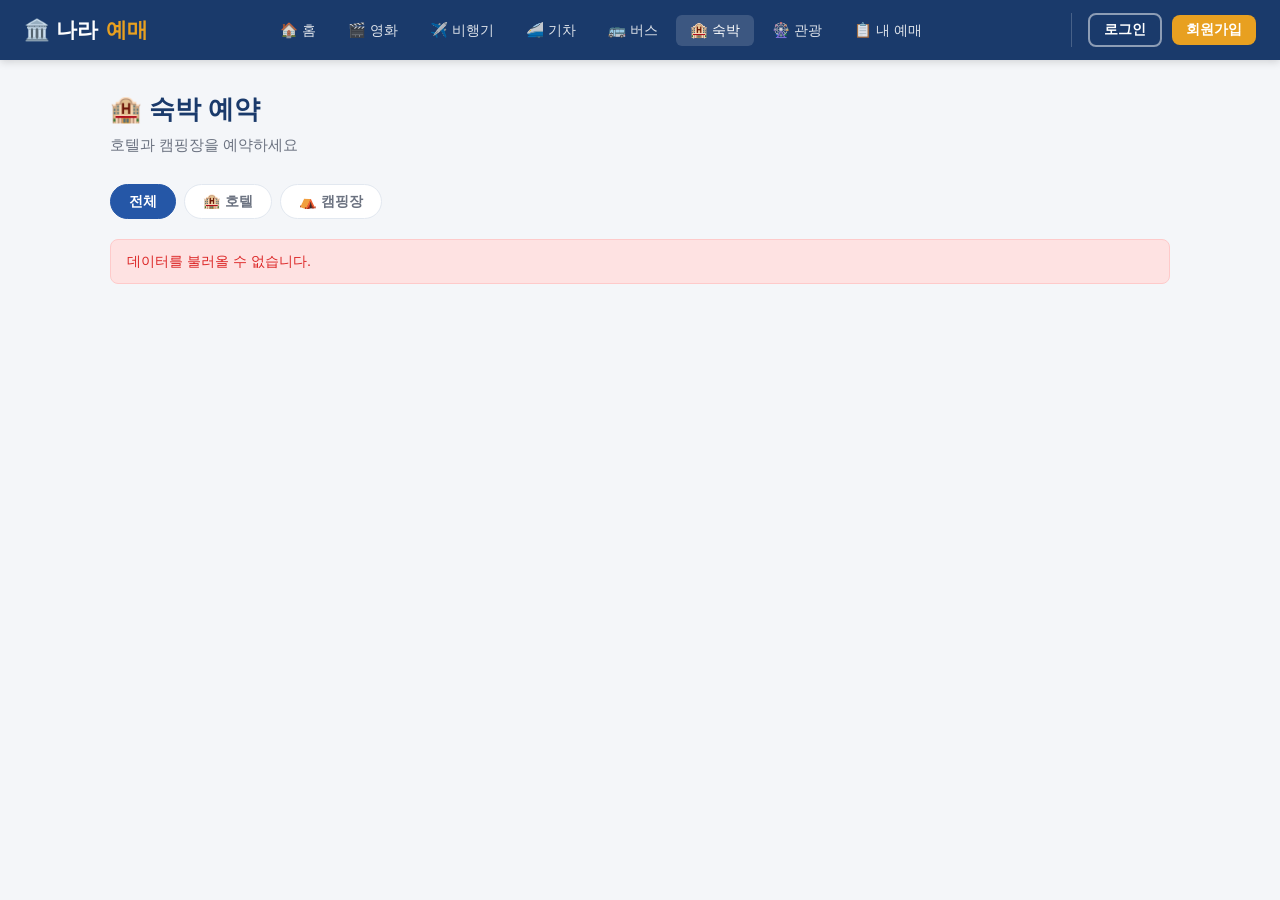
<file: hotels.html>
<!DOCTYPE html>
<html lang="ko">
<head>
  <meta charset="UTF-8">
  <meta name="viewport" content="width=device-width, initial-scale=1.0">
  <meta name="theme-color" content="#1a3a6b">
  <meta name="mobile-web-app-capable" content="yes">
  <meta name="apple-mobile-web-app-capable" content="yes">
  <meta name="apple-mobile-web-app-status-bar-style" content="black-translucent">
  <meta name="apple-mobile-web-app-title" content="나라예매">
  <link rel="manifest" href="/manifest.json">
  <link rel="apple-touch-icon" href="/icons/apple-touch-icon.png">
  <title>숙박 예약 - 나라예매</title>
  <link rel="stylesheet" href="css/style.css">
  <style>
    .filter-tabs { display:flex; gap:8px; margin-bottom:20px; flex-wrap:wrap; }
    .tab-btn { padding:7px 18px; border-radius:20px; border:1.5px solid var(--border); background:white; font-size:.88rem; font-weight:600; cursor:pointer; transition:all .15s; color:var(--text-muted); }
    .tab-btn.active { background:var(--primary-light); color:white; border-color:var(--primary-light); }
    .hotel-list { display:flex; flex-direction:column; gap:14px; }
    .hotel-card { background:white; border-radius:12px; border:1.5px solid var(--border); padding:20px 24px; display:grid; grid-template-columns:auto 1fr auto; align-items:center; gap:20px; box-shadow:var(--shadow); transition:border-color .2s; position:relative; }
    .hotel-card:hover { border-color:var(--primary-light); }
    .hotel-icon { font-size:2.8rem; }
    .hotel-name { font-size:1.05rem; font-weight:700; color:var(--primary); margin-bottom:4px; }
    .hotel-location { font-size:.85rem; color:var(--text-muted); margin-bottom:8px; }
    .hotel-amenities { display:flex; flex-wrap:wrap; gap:6px; margin-bottom:6px; }
    .amenity-tag { background:#f0f7ff; color:#1d4ed8; border-radius:20px; padding:2px 10px; font-size:.76rem; font-weight:600; }
    .hotel-stars { color:#f59e0b; font-size:.9rem; }
    .hotel-right { text-align:right; flex-shrink:0; }
    .hotel-price-label { font-size:.78rem; color:var(--text-muted); }
    .hotel-price { font-size:1.3rem; font-weight:800; color:var(--primary); margin-bottom:2px; }
    .hotel-price-night { font-size:.75rem; color:var(--text-muted); }
    .hotel-btns { display:flex; gap:8px; justify-content:flex-end; margin-top:10px; flex-wrap:wrap; }
    .fav-btn { background:none; border:none; font-size:1.2rem; cursor:pointer; color:#ccc; padding:4px; transition:all .15s; }
    .fav-btn.active { color:#e53e3e; }
    .money-bar { background:#f0f9ff; border:1px solid #bae6fd; border-radius:8px; padding:10px 14px; margin-bottom:14px; font-size:.85rem; display:flex; justify-content:space-between; align-items:center; }
    .money-bar .label { color:#0369a1; }
    .money-bar .amount { font-weight:700; color:#0c4a6e; }
    .price-preview { background:#f0f7ff; border-radius:8px; padding:12px 14px; margin:14px 0; font-size:.88rem; }
    .price-preview .row { display:flex; justify-content:space-between; padding:3px 0; }
    .price-preview .total { font-size:1.05rem; font-weight:800; color:var(--primary); border-top:1px solid #bfdbfe; margin-top:6px; padding-top:6px; }
    @media(max-width:640px) { .hotel-card { grid-template-columns:auto 1fr; } .hotel-right { grid-column:1/-1; display:flex; justify-content:space-between; align-items:center; } }
  </style>
</head>
<body>
<div id="header-wrap"></div>
<div class="container">
  <p class="page-title">🏨 숙박 예약</p>
  <p class="page-subtitle">호텔과 캠핑장을 예약하세요</p>

  <div id="money-wrap" style="display:none;" class="money-bar">
    <span class="label">💰 게임 머니</span>
    <span class="amount" id="money-amt">-</span>
  </div>

  <div class="filter-tabs">
    <button class="tab-btn active" onclick="setFilter('전체',this)">전체</button>
    <button class="tab-btn" onclick="setFilter('호텔',this)">🏨 호텔</button>
    <button class="tab-btn" onclick="setFilter('캠핑장',this)">⛺ 캠핑장</button>
  </div>

  <div id="hotel-list" class="hotel-list"><div class="loading"><div class="spinner"></div>불러오는 중...</div></div>
</div>

<!-- 예약 모달 -->
<div class="modal-overlay" id="book-modal">
  <div class="modal">
    <div class="modal-header">
      <span class="modal-title" id="m-title">숙박 예약</span>
      <button class="modal-close" onclick="closeModal()">✕</button>
    </div>
    <div id="m-info" style="background:#f8fafc;border-radius:8px;padding:12px 14px;margin-bottom:16px;font-size:.88rem;"></div>
    <div class="form-row">
      <div class="form-group">
        <label>체크인</label>
        <input type="date" id="m-checkin" oninput="calcPrice()">
      </div>
      <div class="form-group">
        <label>체크아웃</label>
        <input type="date" id="m-checkout" oninput="calcPrice()">
      </div>
    </div>
    <div class="form-group">
      <label>인원</label>
      <input type="number" id="m-guests" min="1" max="10" value="2" oninput="calcPrice()">
    </div>
    <div class="price-preview" id="price-preview" style="display:none;">
      <div class="row"><span>숙박 요금</span><span id="pp-rate"></span></div>
      <div class="row"><span>박수</span><span id="pp-nights"></span></div>
      <div class="row total"><span>결제 금액</span><span id="pp-total"></span></div>
    </div>
    <div style="margin-bottom:16px;">
      <div style="font-size:.82rem;font-weight:700;color:var(--text-muted);text-transform:uppercase;letter-spacing:.04em;margin-bottom:6px;">쿠폰 코드</div>
      <div style="display:flex;gap:8px;">
        <input type="text" id="m-coupon" placeholder="쿠폰 코드 입력 (예: NARA10)" style="flex:1;padding:10px 14px;border:1.5px solid var(--border);border-radius:8px;font-size:.95rem;text-transform:uppercase;outline:none;">
        <button class="btn btn-outline btn-sm" onclick="applyCoupon()">적용</button>
      </div>
      <div id="coupon-msg" style="font-size:.82rem;margin-top:6px;"></div>
    </div>
    <div id="m-alert" class="alert alert-error" style="display:none;"></div>
    <button class="btn btn-accent btn-full" id="m-book-btn" onclick="confirmBooking()">예약하기</button>
  </div>
</div>

<script src="js/config.js"></script>
<script>
  document.getElementById('header-wrap').innerHTML = renderHeader('hotels');
  seedIfEmpty();

  let allHotels = {}, currentFilter = '전체', selectedId = null, userFavs = {}, ratings = {};
  let couponDiscount = 0, appliedCoupon = '';
  const user = getUser();

  async function init() {
    if (user && !user.isAdmin) {
      try {
        const money = await getUserMoney(user.uid);
        document.getElementById('money-amt').textContent = `₩${money.toLocaleString()}`;
        document.getElementById('money-wrap').style.display = 'flex';
        userFavs = (await getFavorites(user.uid)).hotel || {};
      } catch(e) {}
    }
    try {
      [allHotels, ratings] = await Promise.all([dbGet('hotels'), loadRatings('hotel')]);
      allHotels = allHotels || {};
      render();
    } catch(e) {
      document.getElementById('hotel-list').innerHTML = '<div class="alert alert-error">데이터를 불러올 수 없습니다.</div>';
    }
  }

  function setFilter(f, btn) {
    currentFilter = f;
    document.querySelectorAll('.tab-btn').forEach(b => b.classList.remove('active'));
    btn.classList.add('active');
    render();
  }

  function render() {
    const items = Object.entries(allHotels).filter(([,h]) => currentFilter === '전체' || h.category === currentFilter);
    if (!items.length) {
      document.getElementById('hotel-list').innerHTML = '<div class="empty-state"><div class="icon">🏨</div><p>숙박 시설이 없습니다.</p></div>';
      return;
    }
    document.getElementById('hotel-list').innerHTML = items.map(([id, h]) => {
      const stars = h.category === '호텔' ? '⭐'.repeat(h.stars) : '';
      const amenities = (h.amenities || []).map(a => `<span class="amenity-tag">${a}</span>`).join('');
      const isFav = !!userFavs[id];
      return `<div class="hotel-card">
        <div class="hotel-icon">${h.img}</div>
        <div>
          <div style="display:flex;align-items:center;gap:8px;flex-wrap:wrap;">
            <span class="hotel-name">${h.name}</span>
            <span class="badge ${h.category==='호텔'?'badge-blue':'badge-green'}">${h.category}</span>
            ${stars ? `<span class="hotel-stars">${stars}</span>` : ''}
            ${ratingHTML(ratings[id])}
          </div>
          <div class="hotel-location">📍 ${h.location}</div>
          <div class="hotel-amenities">${amenities}</div>
        </div>
        <div class="hotel-right">
          <div>
            <div class="hotel-price-label">1박 기준</div>
            <div class="hotel-price">₩${h.pricePerNight.toLocaleString()}</div>
          </div>
          <div class="hotel-btns">
            ${user ? `<button class="fav-btn${isFav?' active':''}" id="fav-${id}" onclick="toggleFav('${id}',this)">❤️</button>` : ''}
            <button class="btn btn-accent btn-sm" onclick="openModal('${id}')">예약하기</button>
          </div>
        </div>
      </div>`;
    }).join('');
  }

  async function toggleFav(id, btn) {
    if (!user) { alert('로그인이 필요합니다.'); return; }
    try {
      const on = await toggleFavorite(user.uid, 'hotel', id);
      btn.classList.toggle('active', on);
      if (on) userFavs[id] = true; else delete userFavs[id];
    } catch(e) {}
  }

  function openModal(id) {
    if (!user) { window.location.href = 'login.html'; return; }
    selectedId = id;
    const h = allHotels[id];
    document.getElementById('m-title').textContent = h.name;
    document.getElementById('m-info').innerHTML = `<b>${h.img} ${h.name}</b><br>📍 ${h.location} &nbsp;|&nbsp; 1박 ₩${h.pricePerNight.toLocaleString()}`;
    document.getElementById('m-alert').style.display = 'none';
    document.getElementById('price-preview').style.display = 'none';
    document.getElementById('m-coupon').value = '';
    document.getElementById('coupon-msg').textContent = '';
    couponDiscount = 0; appliedCoupon = '';
    // set min dates
    const today = new Date().toISOString().split('T')[0];
    const tomorrow = new Date(Date.now()+86400000).toISOString().split('T')[0];
    document.getElementById('m-checkin').value = today;
    document.getElementById('m-checkin').min = today;
    document.getElementById('m-checkout').value = tomorrow;
    document.getElementById('m-checkout').min = tomorrow;
    calcPrice();
    document.getElementById('book-modal').classList.add('open');
  }

  function closeModal() {
    document.getElementById('book-modal').classList.remove('open');
    selectedId = null;
  }

  function calcPrice() {
    if (!selectedId) return;
    const h = allHotels[selectedId];
    const ci = document.getElementById('m-checkin').value;
    const co = document.getElementById('m-checkout').value;
    if (!ci || !co || co <= ci) { document.getElementById('price-preview').style.display='none'; return; }
    const nights = Math.round((new Date(co)-new Date(ci))/(1000*60*60*24));
    const total = nights * h.pricePerNight;
    document.getElementById('pp-rate').textContent = `₩${h.pricePerNight.toLocaleString()}/박`;
    document.getElementById('pp-nights').textContent = `${nights}박`;
    const finalTotal = Math.max(0, total - couponDiscount);
    document.getElementById('pp-total').textContent = couponDiscount > 0
      ? `₩${finalTotal.toLocaleString()} (₩${couponDiscount.toLocaleString()} 할인)`
      : `₩${total.toLocaleString()}`;
    document.getElementById('price-preview').style.display = 'block';
  }

  async function applyCoupon() {
    const code = document.getElementById('m-coupon').value.trim();
    const msgEl = document.getElementById('coupon-msg');
    if (!code) return;
    const h = allHotels[selectedId];
    const ci = document.getElementById('m-checkin').value;
    const co = document.getElementById('m-checkout').value;
    if (!ci || !co || co <= ci) { msgEl.style.color='#dc2626'; msgEl.textContent='날짜를 먼저 선택해 주세요.'; return; }
    const nights = Math.round((new Date(co)-new Date(ci))/(1000*60*60*24));
    const basePrice = nights * h.pricePerNight;
    try {
      const result = await validateCoupon(code, basePrice);
      couponDiscount = result.discount; appliedCoupon = code;
      msgEl.style.color='#15803d'; msgEl.textContent=`✅ ${result.name} — ₩${result.discount.toLocaleString()} 할인 적용!`;
      calcPrice();
    } catch(e) { couponDiscount=0; appliedCoupon=''; msgEl.style.color='#dc2626'; msgEl.textContent=`❌ ${e.message}`; calcPrice(); }
  }

  async function confirmBooking() {
    if (!selectedId || !user) return;
    const h = allHotels[selectedId];
    const ci = document.getElementById('m-checkin').value;
    const co = document.getElementById('m-checkout').value;
    const guests = parseInt(document.getElementById('m-guests').value) || 1;
    const alertEl = document.getElementById('m-alert');
    alertEl.style.display = 'none';

    if (!ci || !co || co <= ci) {
      alertEl.textContent = '날짜를 올바르게 입력해 주세요.'; alertEl.style.display = 'flex'; return;
    }
    const nights = Math.round((new Date(co)-new Date(ci))/(1000*60*60*24));
    const price = Math.max(0, nights * h.pricePerNight - couponDiscount);

    const btn = document.getElementById('m-book-btn');
    btn.textContent = '처리 중...'; btn.disabled = true;
    try {
      const remaining = await deductMoney(user.uid, price);
      if (appliedCoupon) await useCoupon(appliedCoupon);
      const booking = {
        type: 'hotel', userId: user.uid, userName: user.name,
        itemId: selectedId, title: h.name, location: h.location, category: h.category,
        checkIn: ci, checkOut: co, nights, guests,
        pricePerNight: h.pricePerNight, coupon: appliedCoupon || null, discount: couponDiscount,
        price, status: '예매완료', bookedAt: Date.now()
      };
      const res = await dbPush('bookings', booking);
      const newId = res.name;
      window.location.href = `confirm.html?id=${newId}&spent=${price}&left=${remaining}`;
    } catch(e) {
      alertEl.textContent = e.message || '예약 중 오류가 발생했습니다.'; alertEl.style.display = 'flex';
      btn.textContent = '예약하기'; btn.disabled = false;
    }
  }

  init();
</script>
<script>if('serviceWorker'in navigator)navigator.serviceWorker.register('/sw.js');</script>
</body>
</html>
</file>
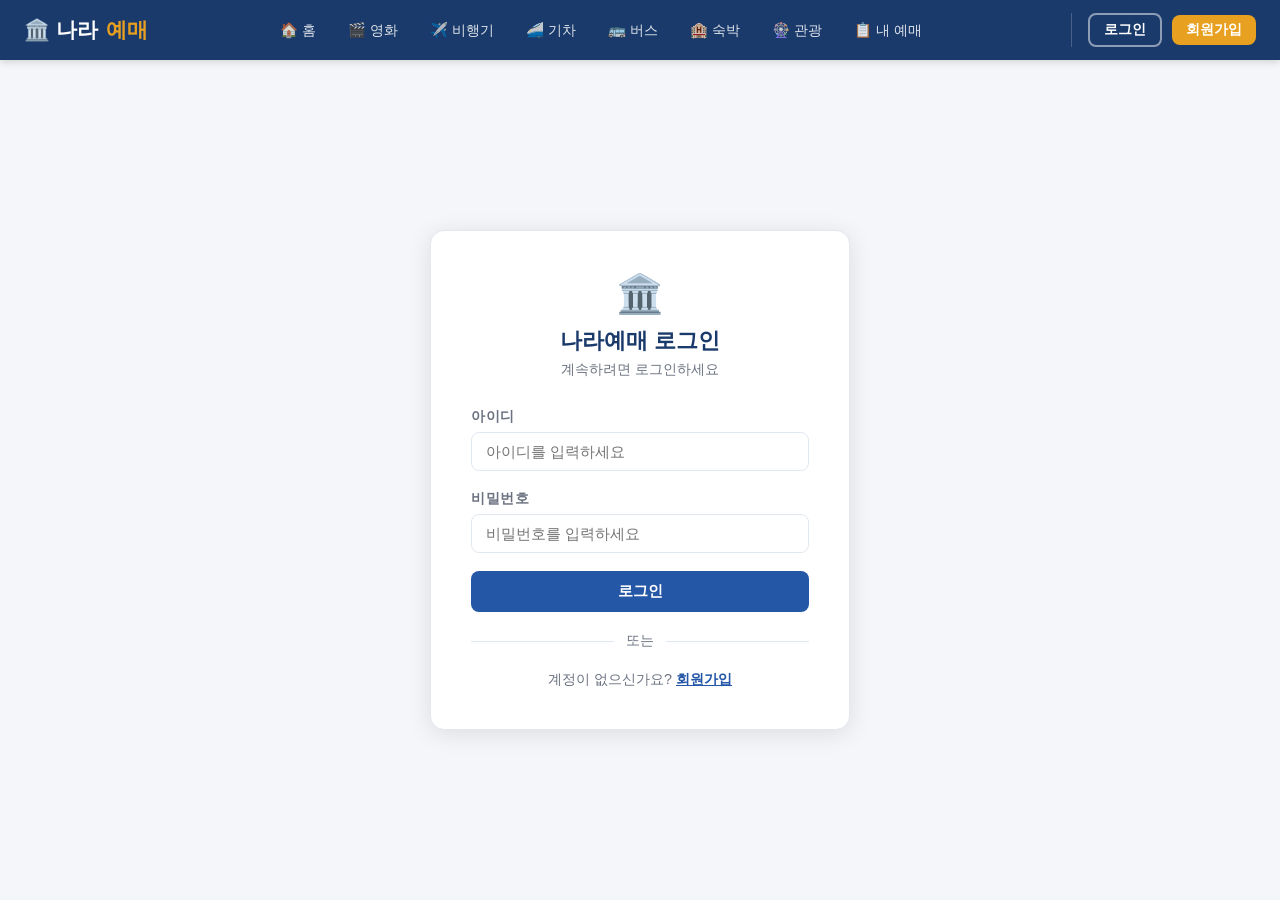
<file: login.html>
﻿<!DOCTYPE html>
<html lang="ko">
<head>
  <meta charset="UTF-8">
  <meta name="viewport" content="width=device-width, initial-scale=1.0">
  <meta name="theme-color" content="#1a3a6b">
  <meta name="mobile-web-app-capable" content="yes">
  <meta name="apple-mobile-web-app-capable" content="yes">
  <meta name="apple-mobile-web-app-status-bar-style" content="black-translucent">
  <meta name="apple-mobile-web-app-title" content="나라예매">
  <link rel="manifest" href="/manifest.json">
  <link rel="apple-touch-icon" href="/icons/apple-touch-icon.png">
  <title>로그인 - 나라예매</title>
  <link rel="stylesheet" href="css/style.css">
  <style>
    body { display: flex; flex-direction: column; min-height: 100vh; }
    .auth-wrap {
      flex: 1;
      display: flex;
      align-items: center;
      justify-content: center;
      padding: 40px 20px;
    }
    .auth-box {
      background: white;
      border-radius: 14px;
      padding: 40px;
      width: 100%;
      max-width: 420px;
      box-shadow: 0 4px 24px rgba(0,0,0,0.1);
      border: 1px solid var(--border);
    }
    .auth-logo { text-align: center; margin-bottom: 28px; }
    .auth-logo .icon { font-size: 2.4rem; }
    .auth-logo h2 { font-size: 1.4rem; font-weight: 700; color: var(--primary); margin-top: 8px; }
    .auth-logo p { font-size: 0.88rem; color: var(--text-muted); margin-top: 4px; }
    .divider { text-align: center; color: var(--text-muted); font-size: 0.85rem; margin: 20px 0; position: relative; }
    .divider::before { content: ''; position: absolute; left: 0; top: 50%; width: 100%; height: 1px; background: var(--border); }
    .divider span { background: white; padding: 0 12px; position: relative; }
  </style>
</head>
<body>

<div id="header-wrap"></div>

<div class="auth-wrap">
  <div class="auth-box">
    <div class="auth-logo">
      <div class="icon">🏛️</div>
      <h2>나라예매 로그인</h2>
      <p>계속하려면 로그인하세요</p>
    </div>

    <div id="alert-wrap"></div>

    <form id="login-form">
      <div class="form-group">
        <label>아이디</label>
        <input type="text" id="uid" placeholder="아이디를 입력하세요" required autocomplete="username">
      </div>
      <div class="form-group">
        <label>비밀번호</label>
        <input type="password" id="pw" placeholder="비밀번호를 입력하세요" required autocomplete="current-password">
      </div>
      <button type="submit" class="btn btn-primary btn-full" id="login-btn">로그인</button>
    </form>

    <div class="divider"><span>또는</span></div>

    <p style="text-align:center; font-size:0.9rem; color:var(--text-muted);">
      계정이 없으신가요? <a href="register.html" style="color:var(--primary-light); font-weight:600;">회원가입</a>
    </p>
  </div>
</div>

<script src="js/config.js"></script>
<script>
  document.getElementById('header-wrap').innerHTML = renderHeader('');

  // 이미 로그인된 경우
  if (getUser()) window.location.href = 'index.html';

  function showAlert(msg, type = 'error') {
    document.getElementById('alert-wrap').innerHTML =
      `<div class="alert alert-${type}">${msg}</div>`;
  }

  document.getElementById('login-form').addEventListener('submit', async (e) => {
    e.preventDefault();
    const uid = document.getElementById('uid').value.trim();
    const pw = document.getElementById('pw').value;
    const btn = document.getElementById('login-btn');

    if (!uid || !pw) return showAlert('아이디와 비밀번호를 입력하세요.');

    btn.textContent = '로그인 중...';
    btn.disabled = true;

    try {
      // 관리자 체크 (Firebase 조회 전에 먼저)
      if (uid === ADMIN.id && pw === ADMIN.pw) {
        setUser({ uid: 'admin', name: '관리자', isAdmin: true });
        window.location.href = 'admin.html';
        return;
      }

      const gameUser = await loginWithGame(uid, pw);
      if (!gameUser) return showAlert('아이디 또는 비밀번호가 틀렸습니다.');

      setUser(gameUser);
      window.location.href = 'index.html';
    } catch (err) {
      showAlert('로그인 중 오류가 발생했습니다. 다시 시도해 주세요.');
    } finally {
      btn.textContent = '로그인';
      btn.disabled = false;
    }
  });
</script>
<script>if('serviceWorker'in navigator)navigator.serviceWorker.register('/sw.js');</script></body>
</html>
</file>
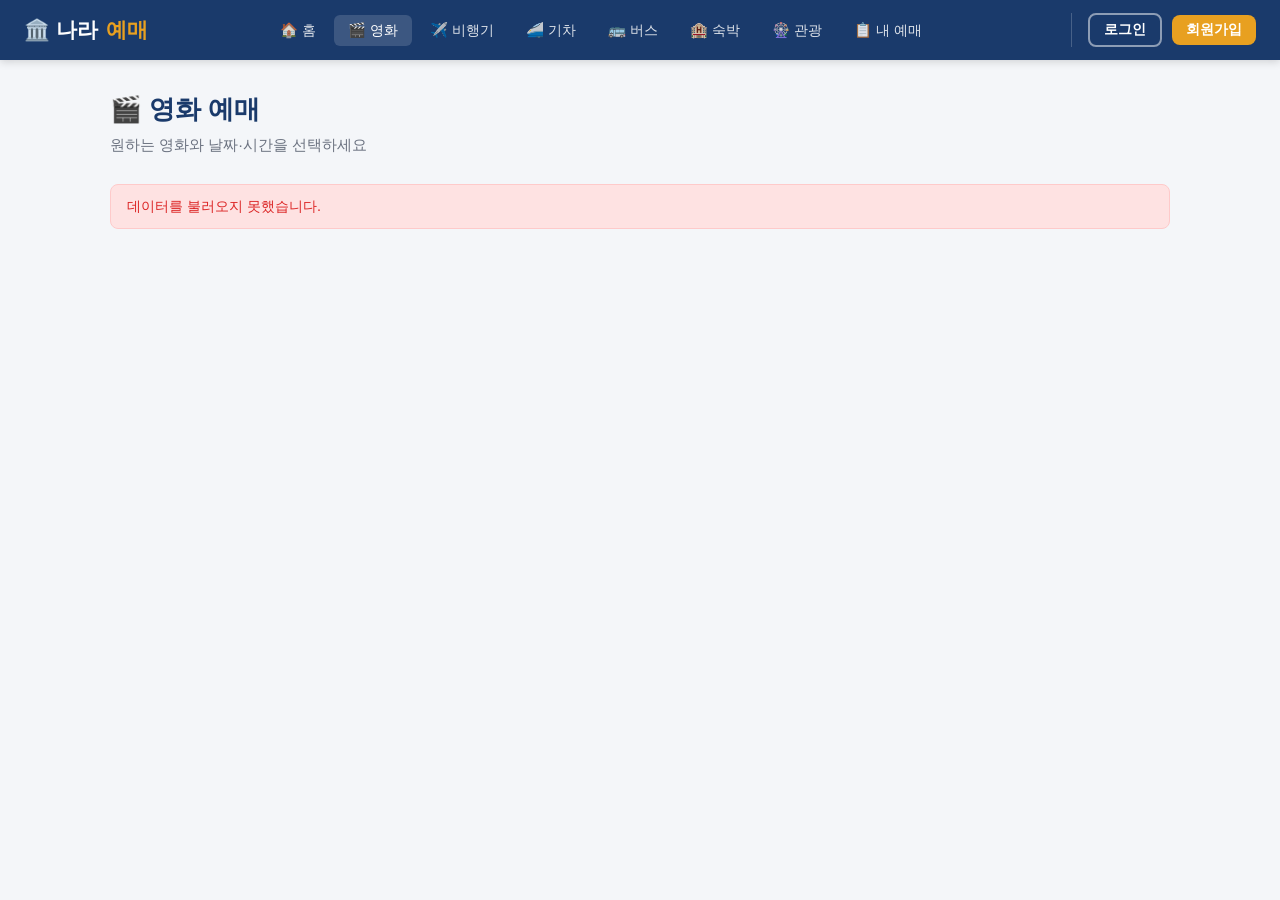
<file: movies.html>
﻿<!DOCTYPE html>
<html lang="ko">
<head>
  <meta charset="UTF-8">
  <meta name="viewport" content="width=device-width, initial-scale=1.0">
  <meta name="theme-color" content="#1a3a6b">
  <meta name="mobile-web-app-capable" content="yes">
  <meta name="apple-mobile-web-app-capable" content="yes">
  <meta name="apple-mobile-web-app-status-bar-style" content="black-translucent">
  <meta name="apple-mobile-web-app-title" content="나라예매">
  <link rel="manifest" href="/manifest.json">
  <link rel="apple-touch-icon" href="/icons/apple-touch-icon.png">
  <title>영화 예매 - 나라예매</title>
  <link rel="stylesheet" href="css/style.css">
  <style>
    .movie-grid { display: grid; grid-template-columns: repeat(auto-fill, minmax(240px, 1fr)); gap: 20px; }
    .movie-card {
      background: white; border-radius: 12px; border: 1.5px solid var(--border);
      overflow: hidden; box-shadow: var(--shadow); transition: transform .2s, box-shadow .2s; position: relative;
    }
    .movie-card:hover { transform: translateY(-3px); box-shadow: 0 8px 24px rgba(0,0,0,.12); }
    .movie-poster {
      background: linear-gradient(135deg, var(--primary), var(--primary-light));
      height: 180px; display: flex; align-items: center; justify-content: center; font-size: 4rem;
      position: relative;
    }
    .fav-btn {
      position: absolute; top: 10px; right: 10px;
      background: rgba(255,255,255,.85); border: none; border-radius: 50%;
      width: 34px; height: 34px; font-size: 1.1rem; cursor: pointer;
      display: flex; align-items: center; justify-content: center;
      transition: all .15s; color: #ccc;
    }
    .fav-btn.active { color: #e53e3e; }
    .fav-btn:hover { background: white; transform: scale(1.1); }
    .movie-body { padding: 18px; }
    .movie-title { font-size: 1.05rem; font-weight: 700; margin-bottom: 6px; }
    .movie-meta { font-size: .82rem; color: var(--text-muted); margin-bottom: 10px; line-height: 1.6; }
    .movie-price { font-size: 1rem; font-weight: 700; color: var(--primary-light); margin-bottom: 12px; }
    .time-chips { display: flex; flex-wrap: wrap; gap: 6px; margin-bottom: 12px; }
    .time-chip {
      padding: 4px 10px; border-radius: 6px; font-size: .8rem; font-weight: 600;
      background: #f0f7ff; color: var(--primary-light); border: 1px solid #bfdbfe;
      cursor: pointer; transition: all .15s;
    }
    .time-chip:hover, .time-chip.selected { background: var(--primary-light); color: white; border-color: var(--primary-light); }
    .money-bar {
      background: #f0f9ff; border: 1px solid #bae6fd; border-radius: 8px;
      padding: 10px 14px; margin-bottom: 14px; font-size: .85rem;
      display: flex; justify-content: space-between; align-items: center;
    }
    .money-bar .label { color: #0369a1; }
    .money-bar .amount { font-weight: 700; color: #0c4a6e; }
  </style>
</head>
<body>
<div id="header-wrap"></div>
<div class="container">
  <p class="page-title">🎬 영화 예매</p>
  <p class="page-subtitle">원하는 영화와 날짜·시간을 선택하세요</p>
  <div id="content"><div class="loading"><div class="spinner"></div>불러오는 중...</div></div>
</div>

<!-- 예매 모달 -->
<div class="modal-overlay" id="booking-modal">
  <div class="modal">
    <div class="modal-header">
      <span class="modal-title" id="modal-title">좌석 선택</span>
      <button class="modal-close" onclick="closeModal()">✕</button>
    </div>
    <div id="modal-info" style="margin-bottom:12px; padding:12px; background:#f8fafc; border-radius:8px; font-size:.88rem; color:var(--text-muted); line-height:1.7;"></div>

    <!-- 날짜 선택 (날짜별 시간표) -->
    <div class="form-group" style="margin-bottom:14px;">
      <label>날짜 선택</label>
      <input type="date" id="movie-date" onchange="onDateChange()">
    </div>

    <div class="money-bar">
      <span class="label">💰 내 게임 머니</span>
      <span class="amount" id="user-money">조회 중...</span>
    </div>

    <p style="font-size:.85rem; font-weight:600; color:var(--text-muted); margin-bottom:8px;">좌석 선택</p>
    <div class="seat-grid" id="seat-grid"></div>
    <div class="seat-legend">
      <div class="seat-legend-item"><div class="seat-legend-box"></div>선택 가능</div>
      <div class="seat-legend-item"><div class="seat-legend-box selected"></div>선택됨</div>
      <div class="seat-legend-item"><div class="seat-legend-box booked"></div>예매됨</div>
    </div>
    <div id="selected-info" style="margin-top:14px; padding:10px; background:#f0f7ff; border-radius:8px; font-size:.88rem; display:none;"></div>
    <div id="alert-modal" style="margin-top:10px;"></div>
    <div style="display:flex; gap:10px; margin-top:20px;">
      <button class="btn btn-outline" style="flex:1;" onclick="closeModal()">취소</button>
      <button class="btn btn-accent" style="flex:1;" id="confirm-btn" onclick="confirmBooking()">예매 확정</button>
    </div>
  </div>
</div>

<script src="js/config.js"></script>
<script>
  document.getElementById('header-wrap').innerHTML = renderHeader('movies');

  let movies = {}, bookedSeats = {}, favorites = {};
  let currentMovie = null, currentTime = null, currentDate = null, selectedSeat = null;

  const today = new Date().toISOString().split('T')[0];

  async function load() {
    try {
      movies = await dbGet('movies') || {};
      const bookings = await dbGet('bookings') || {};
      bookedSeats = {};
      Object.values(bookings).forEach(b => {
        if (b.type === 'movie' && b.status !== '취소됨') {
          const key = `${b.itemId}_${b.date}_${b.time}`;
          if (!bookedSeats[key]) bookedSeats[key] = [];
          bookedSeats[key].push(b.seat);
        }
      });
      const user = getUser();
      if (user) favorites = await getFavorites(user.uid);
      render();
    } catch {
      document.getElementById('content').innerHTML = '<div class="alert alert-error">데이터를 불러오지 못했습니다.</div>';
    }
  }

  function isFav(id) { return !!(favorites.movie && favorites.movie[id]); }

  function render() {
    if (!Object.keys(movies).length) {
      document.getElementById('content').innerHTML = '<div class="empty-state"><div class="icon">🎬</div><p>상영 중인 영화가 없습니다.</p></div>';
      return;
    }
    let html = '<div class="movie-grid">';
    for (const [id, m] of Object.entries(movies)) {
      const chips = m.times.map(t =>
        `<span class="time-chip" onclick="selectTime('${id}','${t}',this)">${t}</span>`
      ).join('');
      html += `
        <div class="movie-card">
          <div class="movie-poster">
            ${m.poster || '🎬'}
            <button class="fav-btn ${isFav(id) ? 'active' : ''}" id="fav-movie-${id}" onclick="doToggleFav('movie','${id}',this)" title="찜하기">♥</button>
          </div>
          <div class="movie-body">
            <div class="movie-title">${m.title}</div>
            <div class="movie-meta"><span class="badge badge-blue">${m.genre}</span> &nbsp;${m.duration}분 · ${m.theater}</div>
            <div class="time-chips">${chips}</div>
            <div class="movie-price">₩${m.price.toLocaleString()}</div>
          </div>
        </div>`;
    }
    html += '</div>';
    document.getElementById('content').innerHTML = html;
  }

  async function doToggleFav(type, id, btn) {
    const user = getUser();
    if (!user) { alert('로그인이 필요합니다.'); return; }
    btn.disabled = true;
    try {
      const isNow = await toggleFavorite(user.uid, type, id);
      btn.classList.toggle('active', isNow);
      if (!favorites[type]) favorites[type] = {};
      if (isNow) favorites[type][id] = { addedAt: Date.now() };
      else delete favorites[type][id];
    } finally { btn.disabled = false; }
  }

  function selectTime(movieId, time, el) {
    document.querySelectorAll('.time-chip').forEach(c => c.classList.remove('selected'));
    el.classList.add('selected');
    const user = getUser();
    if (!user) {
      if (confirm('로그인이 필요합니다. 로그인 페이지로 이동할까요?')) window.location.href = 'login.html';
      el.classList.remove('selected');
      return;
    }
    openModal(movieId, time);
  }

  function openModal(movieId, time) {
    currentMovie = movieId; currentTime = time; currentDate = today; selectedSeat = null;
    const m = movies[movieId];
    document.getElementById('modal-title').textContent = `${m.title} 좌석 선택`;
    document.getElementById('modal-info').innerHTML =
      `🎬 <b>${m.title}</b> &nbsp;|&nbsp; 🎭 ${m.theater} &nbsp;|&nbsp; 🕐 ${time} &nbsp;|&nbsp; 💰 ₩${m.price.toLocaleString()}`;
    document.getElementById('movie-date').value = today;
    document.getElementById('movie-date').min = today;
    document.getElementById('selected-info').style.display = 'none';
    document.getElementById('alert-modal').innerHTML = '';
    renderSeats();
    getUserMoney(getUser().uid).then(money => {
      document.getElementById('user-money').textContent = `₩${money.toLocaleString()}`;
    }).catch(() => { document.getElementById('user-money').textContent = '-'; });
    document.getElementById('booking-modal').classList.add('open');
  }

  function onDateChange() {
    currentDate = document.getElementById('movie-date').value;
    selectedSeat = null;
    document.getElementById('selected-info').style.display = 'none';
    renderSeats();
  }

  function renderSeats() {
    const m = movies[currentMovie];
    const key = `${currentMovie}_${currentDate}_${currentTime}`;
    const taken = bookedSeats[key] || [];
    const cols = 8;
    const rows = Math.ceil(m.seats / cols);
    let html = '';
    for (let r = 0; r < rows; r++) {
      for (let c = 0; c < cols; c++) {
        const num = r * cols + c + 1;
        if (num > m.seats) break;
        const label = `${String.fromCharCode(65 + r)}${c + 1}`;
        const isBooked = taken.includes(label);
        html += `<div class="seat${isBooked ? ' booked' : ''}" onclick="selectSeat('${label}',this)">${label}</div>`;
      }
    }
    document.getElementById('seat-grid').innerHTML = html;
  }

  function selectSeat(label, el) {
    if (el.classList.contains('booked')) return;
    document.querySelectorAll('.seat.selected').forEach(s => s.classList.remove('selected'));
    el.classList.add('selected');
    selectedSeat = label;
    const m = movies[currentMovie];
    const info = document.getElementById('selected-info');
    info.style.display = 'block';
    info.innerHTML = `선택 좌석: <b>${label}</b> &nbsp;|&nbsp; 날짜: <b>${currentDate}</b> &nbsp;|&nbsp; 결제: <b>₩${m.price.toLocaleString()}</b>`;
  }

  function closeModal() {
    document.getElementById('booking-modal').classList.remove('open');
    document.querySelectorAll('.time-chip.selected').forEach(c => c.classList.remove('selected'));
  }

  async function confirmBooking() {
    if (!selectedSeat) {
      document.getElementById('alert-modal').innerHTML = '<div class="alert alert-error">좌석을 선택해 주세요.</div>';
      return;
    }
    if (!currentDate) {
      document.getElementById('alert-modal').innerHTML = '<div class="alert alert-error">날짜를 선택해 주세요.</div>';
      return;
    }
    const user = getUser();
    const m = movies[currentMovie];
    const btn = document.getElementById('confirm-btn');
    btn.textContent = '처리 중...'; btn.disabled = true;
    try {
      // 게임 머니 확인
      const money = await getUserMoney(user.uid);
      if (money < m.price) {
        document.getElementById('alert-modal').innerHTML =
          `<div class="alert alert-error">게임 머니가 부족합니다.<br>현재: ₩${money.toLocaleString()} / 필요: ₩${m.price.toLocaleString()}</div>`;
        return;
      }
      // 예매 생성
      const result = await dbPush('bookings', {
        type: 'movie', userId: user.uid, userName: user.name,
        itemId: currentMovie, title: m.title, theater: m.theater,
        date: currentDate, time: currentTime, seat: selectedSeat,
        price: m.price, status: '예매완료', bookedAt: Date.now()
      });
      // 게임 머니 차감
      const remaining = await deductMoney(user.uid, m.price);
      // 확인 페이지로 이동
      window.location.href = `confirm.html?id=${result.name}&spent=${m.price}&left=${remaining}`;
    } catch (e) {
      document.getElementById('alert-modal').innerHTML = `<div class="alert alert-error">${e.message || '예매 중 오류가 발생했습니다.'}</div>`;
    } finally {
      btn.textContent = '예매 확정'; btn.disabled = false;
    }
  }

  load();
</script>
<script>if('serviceWorker'in navigator)navigator.serviceWorker.register('/sw.js');</script></body>
</html>
</file>
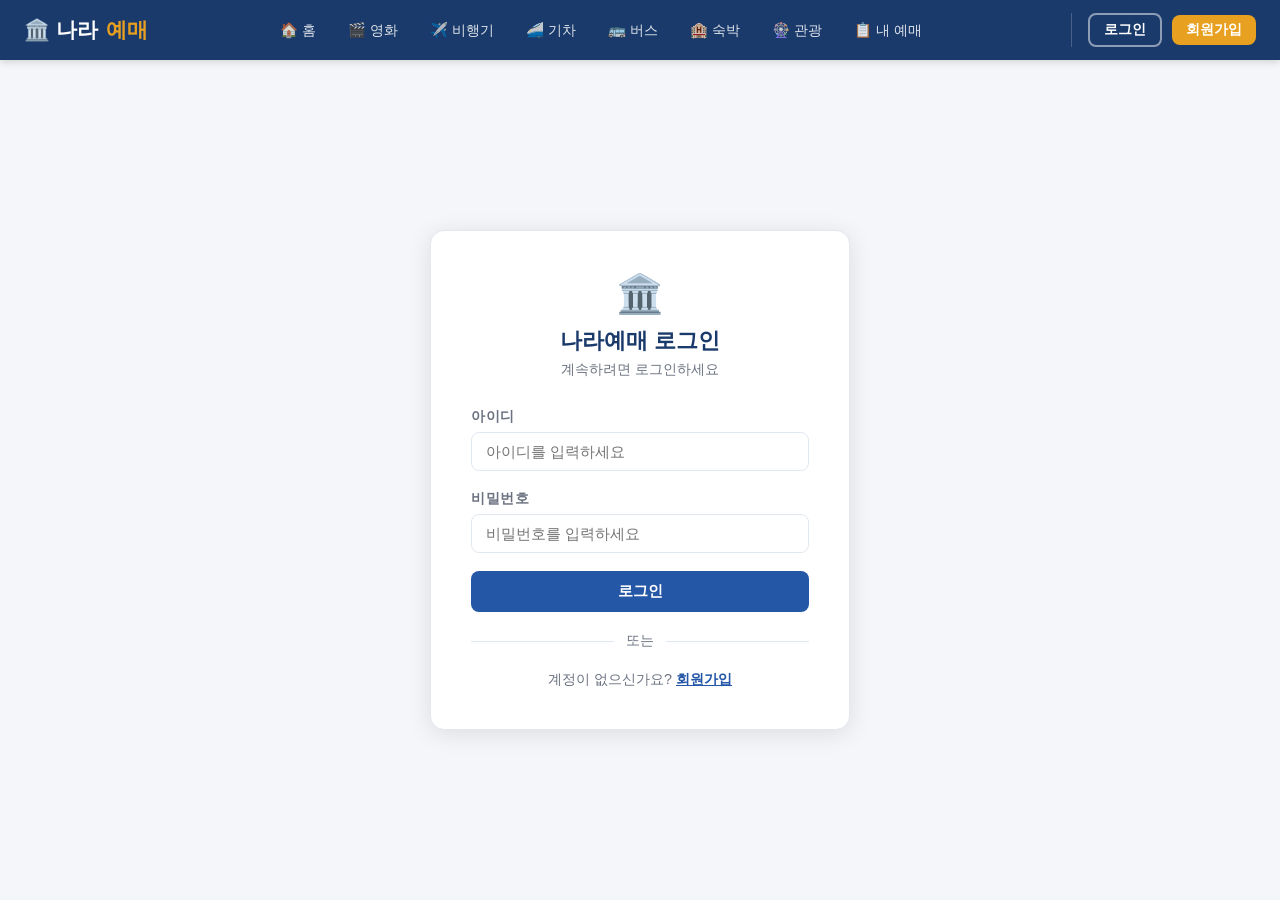
<file: mybookings.html>
﻿<!DOCTYPE html>
<html lang="ko">
<head>
  <meta charset="UTF-8">
  <meta name="viewport" content="width=device-width, initial-scale=1.0">
  <meta name="theme-color" content="#1a3a6b">
  <meta name="mobile-web-app-capable" content="yes">
  <meta name="apple-mobile-web-app-capable" content="yes">
  <meta name="apple-mobile-web-app-status-bar-style" content="black-translucent">
  <meta name="apple-mobile-web-app-title" content="나라예매">
  <link rel="manifest" href="/manifest.json">
  <link rel="apple-touch-icon" href="/icons/apple-touch-icon.png">
  <title>내 예매 내역 - 나라예매</title>
  <link rel="stylesheet" href="css/style.css">
  <style>
    .filter-tabs{display:flex;gap:8px;margin-bottom:20px;flex-wrap:wrap;}
    .tab-btn{padding:7px 18px;border-radius:20px;border:1.5px solid var(--border);background:white;font-size:.88rem;font-weight:600;cursor:pointer;transition:all .15s;color:var(--text-muted);}
    .tab-btn.active{background:var(--primary-light);color:white;border-color:var(--primary-light);}
    .booking-card{background:white;border-radius:12px;border:1.5px solid var(--border);padding:20px;margin-bottom:14px;box-shadow:var(--shadow);display:flex;justify-content:space-between;align-items:flex-start;gap:16px;}
    .booking-title{font-size:1.05rem;font-weight:700;margin-bottom:6px;}
    .booking-meta{font-size:.85rem;color:var(--text-muted);line-height:1.7;}
    .booking-price{font-size:1.1rem;font-weight:800;color:var(--primary);margin-bottom:8px;}
    .fav-card{background:white;border-radius:12px;border:1.5px solid var(--border);padding:16px 20px;margin-bottom:12px;box-shadow:var(--shadow);display:flex;justify-content:space-between;align-items:center;gap:16px;}
    .fav-info .name{font-size:1rem;font-weight:700;margin-bottom:4px;}
    .fav-info .meta{font-size:.82rem;color:var(--text-muted);}
    .fav-actions{display:flex;gap:8px;flex-shrink:0;}
    .star-row{display:flex;gap:6px;margin:12px 0;}
    .star-btn{font-size:1.8rem;background:none;border:none;cursor:pointer;color:#d1d5db;transition:color .1s;padding:0;}
    .star-btn.on{color:#f59e0b;}
  </style>
</head>
<body>
<div id="header-wrap"></div>
<div class="container">
  <p class="page-title">📋 내 예매 내역</p>
  <p class="page-subtitle" id="user-name-label">내가 예매한 내역을 확인하세요</p>

  <div class="filter-tabs">
    <button class="tab-btn active" onclick="setFilter('all',this)">전체</button>
    <button class="tab-btn" onclick="setFilter('movie',this)">🎬 영화</button>
    <button class="tab-btn" onclick="setFilter('flight',this)">✈️ 비행기</button>
    <button class="tab-btn" onclick="setFilter('train',this)">🚄 기차</button>
    <button class="tab-btn" onclick="setFilter('bus',this)">🚌 버스</button>
    <button class="tab-btn" onclick="setFilter('hotel',this)">🏨 숙박</button>
    <button class="tab-btn" onclick="setFilter('attraction',this)">🎡 관광</button>
    <button class="tab-btn" onclick="setFilter('favorites',this)">❤️ 찜 목록</button>
  </div>

  <div id="content"><div class="loading"><div class="spinner"></div>불러오는 중...</div></div>
</div>

<div class="modal-overlay" id="cancel-modal">
  <div class="modal" style="max-width:380px;">
    <div class="modal-header">
      <span class="modal-title">예매 취소</span>
      <button class="modal-close" onclick="closeCancelModal()">✕</button>
    </div>
    <p style="color:var(--text-muted);font-size:.9rem;margin-bottom:24px;">정말로 이 예매를 취소하시겠습니까?<br>취소 시 게임 머니가 환불됩니다.</p>
    <div id="cancel-info" style="padding:12px;background:#f8fafc;border-radius:8px;font-size:.88rem;margin-bottom:20px;"></div>
    <div style="display:flex;gap:10px;">
      <button class="btn btn-outline" style="flex:1;" onclick="closeCancelModal()">돌아가기</button>
      <button class="btn btn-danger" style="flex:1;" id="cancel-confirm-btn" onclick="doCancel()">취소하기</button>
    </div>
  </div>
</div>

<!-- 리뷰 모달 -->
<div class="modal-overlay" id="review-modal">
  <div class="modal" style="max-width:420px;">
    <div class="modal-header">
      <span class="modal-title">⭐ 리뷰 작성</span>
      <button class="modal-close" onclick="closeReviewModal()">✕</button>
    </div>
    <p id="review-item-name" style="font-weight:700;color:var(--primary);margin-bottom:12px;"></p>
    <div style="font-size:.88rem;font-weight:600;color:var(--text-muted);margin-bottom:4px;">별점</div>
    <div class="star-row" id="star-row">
      <button class="star-btn" onclick="setStar(1)">★</button>
      <button class="star-btn" onclick="setStar(2)">★</button>
      <button class="star-btn" onclick="setStar(3)">★</button>
      <button class="star-btn" onclick="setStar(4)">★</button>
      <button class="star-btn" onclick="setStar(5)">★</button>
    </div>
    <div class="form-group">
      <label>후기</label>
      <textarea id="review-text" rows="3" placeholder="이용 후기를 남겨주세요 (선택)" style="resize:none;width:100%;padding:10px 14px;border:1.5px solid var(--border);border-radius:8px;font-size:.95rem;outline:none;"></textarea>
    </div>
    <div id="review-alert" class="alert alert-error" style="display:none;"></div>
    <button class="btn btn-accent btn-full" onclick="submitReview()">리뷰 등록</button>
  </div>
</div>

<script src="js/config.js"></script>
<script>
  document.getElementById('header-wrap').innerHTML = renderHeader('mybookings');
  const user = requireLogin();
  let allBookings={}, favorites={}, favData={}, currentFilter='all', cancelKey=null;
  let reviewKey=null, reviewStar=0, myReviews={};

  if(user){
    document.getElementById('user-name-label').textContent=`${user.name}님의 예매 내역`;
    load();
  }

  async function load(){
    try{
      const bookings=await dbGet('bookings')||{};
      allBookings={};
      for(const [key,b] of Object.entries(bookings)) if(b.userId===user.uid) allBookings[key]=b;
      favorites=await getFavorites(user.uid);
      await Promise.all([loadFavData(), loadMyReviews()]);
      render();
    } catch{document.getElementById('content').innerHTML='<div class="alert alert-error">내역을 불러오지 못했습니다.</div>';}
  }

  async function loadFavData(){
    favData={};
    const typeToPath={movie:'movies',flight:'flights',train:'trains',bus:'buses',hotel:'hotels',attraction:'attractions'};
    const types=Object.keys(typeToPath);
    for(const type of types){
      const favs=favorites[type]||{};
      if(!Object.keys(favs).length) continue;
      const allItems=await dbGet(typeToPath[type])||{};
      favData[type]={};
      for(const id of Object.keys(favs)){
        if(allItems[id]) favData[type][id]=allItems[id];
      }
    }
  }

  function setFilter(type,btn){
    currentFilter=type;
    document.querySelectorAll('.tab-btn').forEach(b=>b.classList.remove('active'));
    btn.classList.add('active');
    render();
  }

  function render(){
    if(currentFilter==='favorites'){ renderFavorites(); return; }
    let list=Object.entries(allBookings).filter(([,b])=>currentFilter==='all'||b.type===currentFilter);
    list.sort((a,b)=>b[1].bookedAt-a[1].bookedAt);
    if(!list.length){
      const icon=currentFilter==='all'?'📋':(TYPE_LABELS[currentFilter]?.icon||'📋');
      document.getElementById('content').innerHTML=`<div class="empty-state"><div class="icon">${icon}</div><p>예매 내역이 없습니다.</p><a href="index.html" class="btn btn-primary">예매하러 가기</a></div>`;
      return;
    }
    let html='';
    for(const [key,b] of list){
      const tl=TYPE_LABELS[b.type]||{label:b.type,icon:'📌',color:'badge-gray'};
      const isCancelled=b.status==='취소됨';
      let detail='';
      if(b.type==='movie') detail=`🎭 ${b.theater} &nbsp;|&nbsp; 📅 ${b.date||''} ${b.time} &nbsp;|&nbsp; 💺 ${b.seat}`;
      else if(b.type==='flight') detail=`✈️ ${b.airline} &nbsp;|&nbsp; 📅 ${b.date} ${b.depart}~${b.arrive} &nbsp;|&nbsp; 💺 ${b.seat}`;
      else if(b.type==='train') detail=`🚄 ${b.trainNumber} &nbsp;|&nbsp; 📅 ${b.date} ${b.depart}~${b.arrive} &nbsp;|&nbsp; 💺 ${b.seat}`;
      else if(b.type==='bus') detail=`🚌 ${b.company} ${b.busType} &nbsp;|&nbsp; 📅 ${b.date} ${b.depart}~${b.arrive} &nbsp;|&nbsp; 💺 ${b.seat}`;
      else if(b.type==='hotel') detail=`📍 ${b.location} &nbsp;|&nbsp; 📅 ${b.checkIn} ~ ${b.checkOut} &nbsp;|&nbsp; 🌙 ${b.nights}박 ${b.guests}명`;
      else if(b.type==='attraction') detail=`📍 ${b.location} &nbsp;|&nbsp; 📅 ${b.visitDate} &nbsp;|&nbsp; 👥 성인 ${b.adults}명 어린이 ${b.children}명`;
      html+=`<div class="booking-card" style="${isCancelled?'opacity:.6;':''}">
        <div style="flex:1;">
          <div style="margin-bottom:8px;">
            <span class="badge ${tl.color}">${tl.icon} ${tl.label}</span>
            &nbsp;<span class="badge ${isCancelled?'badge-red':'badge-green'}">${b.status}</span>
          </div>
          <div class="booking-title">${b.title}</div>
          <div class="booking-meta">${detail}</div>
          <div class="booking-meta" style="margin-top:4px;font-size:.78rem;">예매일: ${formatDateTime(b.bookedAt)}</div>
        </div>
        <div style="text-align:right;flex-shrink:0;">
          <div class="booking-price">₩${b.price.toLocaleString()}</div>
          <div style="display:flex;gap:6px;flex-direction:column;align-items:flex-end;">
            <a href="confirm.html?id=${key}" class="btn btn-outline btn-sm">🎫 티켓</a>
            ${!isCancelled?`<button class="btn btn-outline btn-sm" style="color:#f59e0b;border-color:#f59e0b;" onclick="openReviewModal('${key}')">${myReviews[key]?'✏️ 수정':'⭐ 리뷰'}</button>`:''}
            ${!isCancelled?`<button class="btn btn-danger btn-sm" onclick="openCancelModal('${key}')">취소</button>`:''}
          </div>
        </div>
      </div>`;
    }
    document.getElementById('content').innerHTML=html;
  }

  function renderFavorites(){
    const typeMap={movie:{label:'영화',icon:'🎬',page:'movies.html'},flight:{label:'비행기',icon:'✈️',page:'flights.html'},train:{label:'기차',icon:'🚄',page:'trains.html'},bus:{label:'버스',icon:'🚌',page:'buses.html'},hotel:{label:'숙박',icon:'🏨',page:'hotels.html'},attraction:{label:'관광',icon:'🎡',page:'attractions.html'}};
    let html='', hasAny=false;
    for(const [type,items] of Object.entries(favData)){
      if(!items||!Object.keys(items).length) continue;
      hasAny=true;
      const ti=typeMap[type]||{label:type,icon:'📌',page:'index.html'};
      html+=`<p style="font-size:.9rem;font-weight:700;color:var(--primary);margin:20px 0 10px;">${ti.icon} ${ti.label}</p>`;
      for(const [id,item] of Object.entries(items)){
        let name='',meta='',price=0;
        if(type==='movie'){name=item.title;meta=`${item.genre} · ${item.duration}분 · ${item.theater}`;price=item.price;}
        else if(type==='flight'){name=`${item.from} → ${item.to}`;meta=`${item.airline} · ${item.date} ${item.depart}`;price=item.price;}
        else if(type==='train'){name=`${item.from} → ${item.to}`;meta=`${item.number} · ${item.date} ${item.depart}`;price=item.price;}
        else if(type==='bus'){name=`${item.from} → ${item.to}`;meta=`${item.company} ${item.type} · ${item.date} ${item.depart}`;price=item.price;}
        else if(type==='hotel'){name=item.name;meta=`📍 ${item.location} · ${item.category}`;price=item.pricePerNight;}
        else if(type==='attraction'){name=item.name;meta=`📍 ${item.location} · ${item.category}`;price=item.adultPrice;}
        html+=`<div class="fav-card">
          <div class="fav-info">
            <div class="name">${name}</div>
            <div class="meta">${meta}</div>
          </div>
          <div class="fav-actions">
            <span style="font-size:.95rem;font-weight:700;color:var(--primary);">₩${price.toLocaleString()}</span>
            <a href="${ti.page}" class="btn btn-accent btn-sm">예매하기</a>
            <button class="btn btn-outline btn-sm" onclick="removeFav('${type}','${id}',this)">❤️ 취소</button>
          </div>
        </div>`;
      }
    }
    if(!hasAny){
      html='<div class="empty-state"><div class="icon">❤️</div><p>찜한 항목이 없습니다.</p><a href="index.html" class="btn btn-primary">둘러보기</a></div>';
    }
    document.getElementById('content').innerHTML=html;
  }

  async function removeFav(type,id,btn){
    btn.disabled=true;
    try{
      await toggleFavorite(user.uid,type,id);
      delete favData[type][id];
      renderFavorites();
    } catch(e){ btn.disabled=false; }
  }

  function openCancelModal(key){
    cancelKey=key;
    const b=allBookings[key];
    const tl=TYPE_LABELS[b.type]||{};
    let cancelDetail='';
    if(b.type==='movie') cancelDetail=`${b.theater} ${b.time} | ${b.seat}`;
    else if(b.type==='flight'||b.type==='train'||b.type==='bus') cancelDetail=`${b.date} ${b.depart} | ${b.seat}`;
    else if(b.type==='hotel') cancelDetail=`${b.checkIn} ~ ${b.checkOut} (${b.nights}박)`;
    else if(b.type==='attraction') cancelDetail=`${b.visitDate} | 성인 ${b.adults}명 어린이 ${b.children}명`;
    document.getElementById('cancel-info').innerHTML=`<b>${tl.icon||''} ${b.title}</b><br>${cancelDetail}<br>환불 예정: ₩${b.price.toLocaleString()}`;
    document.getElementById('cancel-modal').classList.add('open');
  }

  function closeCancelModal(){ document.getElementById('cancel-modal').classList.remove('open'); cancelKey=null; }

  async function doCancel(){
    if(!cancelKey) return;
    const btn=document.getElementById('cancel-confirm-btn');
    btn.textContent='처리 중...'; btn.disabled=true;
    try{
      const b=allBookings[cancelKey];
      await dbSet(`bookings/${cancelKey}/status`,'취소됨');
      try{
        const cur=await getUserMoney(user.uid);
        await dbSet(`users/${user.uid}/money`, cur+b.price);
      } catch(e){ console.warn('환불 실패', e); }
      allBookings[cancelKey].status='취소됨';
      closeCancelModal(); render();
    } catch{ alert('취소 중 오류가 발생했습니다.'); }
    finally{ btn.textContent='취소하기'; btn.disabled=false; }
  }

  // ===== 리뷰 =====
  async function loadMyReviews(){
    myReviews={};
    // bookingId를 키로 리뷰 저장: reviews/byBooking/<bookingId>/<uid>
    for(const key of Object.keys(allBookings)){
      const r=await dbGet(`reviews/byBooking/${key}/${encodeURIComponent(user.uid)}`);
      if(r) myReviews[key]=r;
    }
  }

  function openReviewModal(key){
    reviewKey=key;
    const b=allBookings[key];
    const tl=TYPE_LABELS[b.type]||{};
    document.getElementById('review-item-name').textContent=`${tl.icon||''} ${b.title}`;
    const existing=myReviews[key];
    setStar(existing?existing.rating:0);
    document.getElementById('review-text').value=existing?existing.text:'';
    document.getElementById('review-alert').style.display='none';
    document.getElementById('review-modal').classList.add('open');
  }

  function closeReviewModal(){ document.getElementById('review-modal').classList.remove('open'); reviewKey=null; }

  function setStar(n){
    reviewStar=n;
    document.querySelectorAll('.star-btn').forEach((btn,i)=>btn.classList.toggle('on', i<n));
  }

  async function submitReview(){
    if(!reviewKey||!user) return;
    if(!reviewStar){ document.getElementById('review-alert').textContent='별점을 선택해 주세요.'; document.getElementById('review-alert').style.display='flex'; return; }
    const b=allBookings[reviewKey];
    const text=document.getElementById('review-text').value.trim();
    const btn=document.querySelector('#review-modal .btn-accent');
    btn.textContent='등록 중...'; btn.disabled=true;
    try{
      const review={ rating:reviewStar, text, itemId:b.itemId||'', itemTitle:b.title, type:b.type, userId:user.uid, createdAt:Date.now() };
      // 아이템별 + 예매별 동시 저장
      await Promise.all([
        dbSet(`reviews/byBooking/${reviewKey}/${encodeURIComponent(user.uid)}`, review),
        b.itemId ? dbSet(`reviews/${b.type}/${b.itemId}/${encodeURIComponent(user.uid)}`, review) : Promise.resolve()
      ]);
      myReviews[reviewKey]=review;
      closeReviewModal(); render();
    } catch(e){ document.getElementById('review-alert').textContent='등록 중 오류가 발생했습니다.'; document.getElementById('review-alert').style.display='flex'; }
    finally{ btn.textContent='리뷰 등록'; btn.disabled=false; }
  }
</script>
<script>if('serviceWorker'in navigator)navigator.serviceWorker.register('/sw.js');</script></body>
</html>
</file>
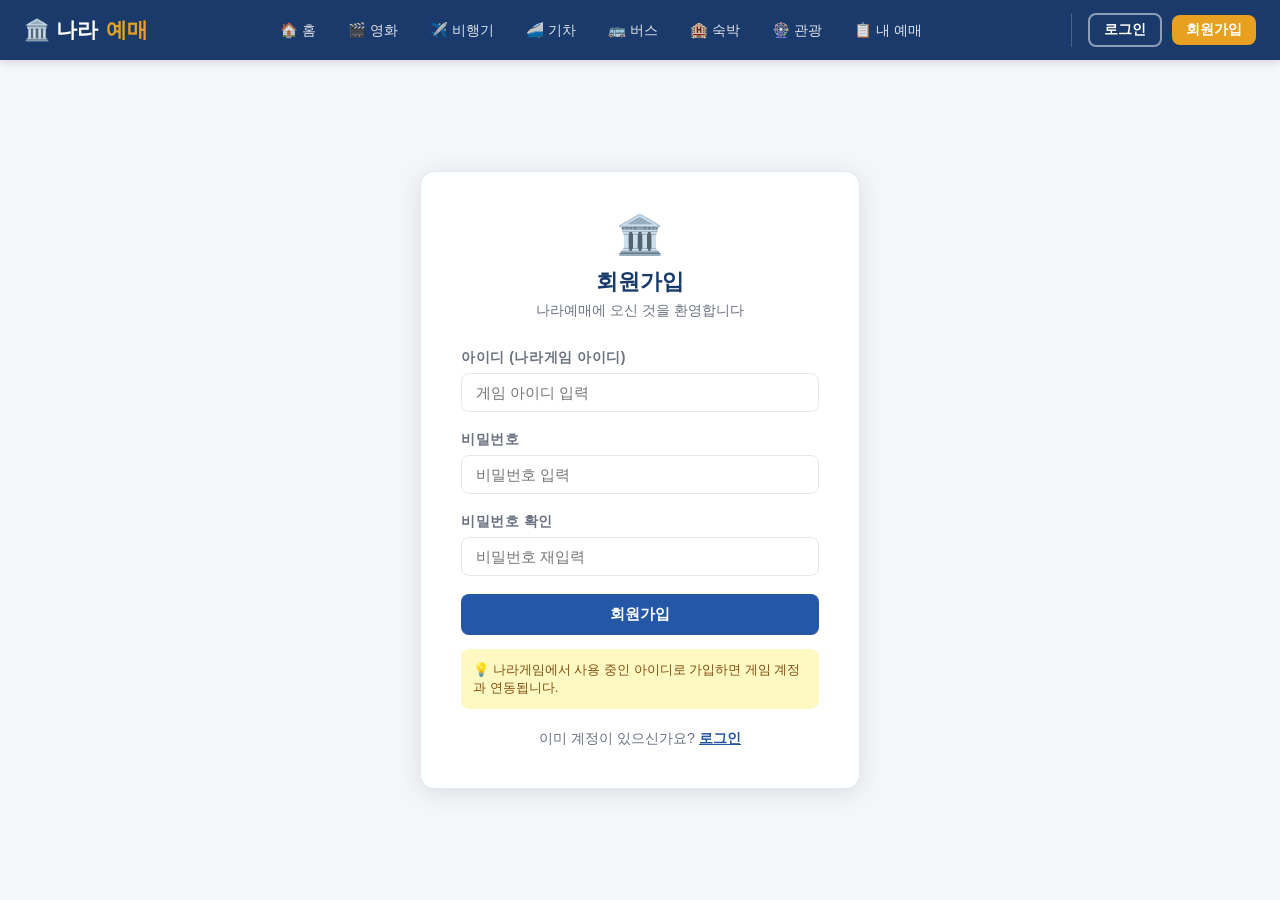
<file: register.html>
﻿<!DOCTYPE html>
<html lang="ko">
<head>
  <meta charset="UTF-8">
  <meta name="viewport" content="width=device-width, initial-scale=1.0">
  <meta name="theme-color" content="#1a3a6b">
  <meta name="mobile-web-app-capable" content="yes">
  <meta name="apple-mobile-web-app-capable" content="yes">
  <meta name="apple-mobile-web-app-status-bar-style" content="black-translucent">
  <meta name="apple-mobile-web-app-title" content="나라예매">
  <link rel="manifest" href="/manifest.json">
  <link rel="apple-touch-icon" href="/icons/apple-touch-icon.png">
  <title>회원가입 - 나라예매</title>
  <link rel="stylesheet" href="css/style.css">
  <style>
    body { display: flex; flex-direction: column; min-height: 100vh; }
    .auth-wrap {
      flex: 1;
      display: flex;
      align-items: center;
      justify-content: center;
      padding: 40px 20px;
    }
    .auth-box {
      background: white;
      border-radius: 14px;
      padding: 40px;
      width: 100%;
      max-width: 440px;
      box-shadow: 0 4px 24px rgba(0,0,0,0.1);
      border: 1px solid var(--border);
    }
    .auth-logo { text-align: center; margin-bottom: 28px; }
    .auth-logo .icon { font-size: 2.4rem; }
    .auth-logo h2 { font-size: 1.4rem; font-weight: 700; color: var(--primary); margin-top: 8px; }
    .auth-logo p { font-size: 0.88rem; color: var(--text-muted); margin-top: 4px; }
  </style>
</head>
<body>

<div id="header-wrap"></div>

<div class="auth-wrap">
  <div class="auth-box">
    <div class="auth-logo">
      <div class="icon">🏛️</div>
      <h2>회원가입</h2>
      <p>나라예매에 오신 것을 환영합니다</p>
    </div>

    <div id="alert-wrap"></div>

    <form id="reg-form">
      <div class="form-group">
        <label>아이디 (나라게임 아이디)</label>
        <input type="text" id="uid" placeholder="게임 아이디 입력" required minlength="2" maxlength="20">
      </div>
      <div class="form-group">
        <label>비밀번호</label>
        <input type="password" id="pw" placeholder="비밀번호 입력" required minlength="1" autocomplete="new-password">
      </div>
      <div class="form-group">
        <label>비밀번호 확인</label>
        <input type="password" id="pw2" placeholder="비밀번호 재입력" required autocomplete="new-password">
      </div>
      <button type="submit" class="btn btn-primary btn-full" id="reg-btn">회원가입</button>
    </form>
    <div style="margin-top:14px; padding:12px; background:#fef9c3; border-radius:8px; font-size:0.82rem; color:#854d0e;">
      💡 나라게임에서 사용 중인 아이디로 가입하면 게임 계정과 연동됩니다.
    </div>

    <p style="text-align:center; font-size:0.9rem; color:var(--text-muted); margin-top:20px;">
      이미 계정이 있으신가요? <a href="login.html" style="color:var(--primary-light); font-weight:600;">로그인</a>
    </p>
  </div>
</div>

<script src="js/config.js"></script>
<script>
  document.getElementById('header-wrap').innerHTML = renderHeader('');
  if (getUser()) window.location.href = 'index.html';

  function showAlert(msg, type = 'error') {
    document.getElementById('alert-wrap').innerHTML =
      `<div class="alert alert-${type}">${msg}</div>`;
  }

  document.getElementById('reg-form').addEventListener('submit', async (e) => {
    e.preventDefault();
    const uid = document.getElementById('uid').value.trim();
    const pw  = document.getElementById('pw').value;
    const pw2 = document.getElementById('pw2').value;
    const btn = document.getElementById('reg-btn');

    if (!uid || !pw) return showAlert('모든 항목을 입력해 주세요.');
    if (pw !== pw2) return showAlert('비밀번호가 일치하지 않습니다.');
    if (uid === ADMIN.id) return showAlert('사용할 수 없는 아이디입니다.');

    btn.textContent = '가입 중...';
    btn.disabled = true;

    try {
      await registerGameUser(uid, pw);
      showAlert('가입 완료! 로그인 페이지로 이동합니다.', 'success');
      setTimeout(() => window.location.href = 'login.html', 1500);
    } catch (err) {
      showAlert(err.message || '가입 중 오류가 발생했습니다. 다시 시도해 주세요.');
    } finally {
      btn.textContent = '회원가입';
      btn.disabled = false;
    }
  });
</script>
<script>if('serviceWorker'in navigator)navigator.serviceWorker.register('/sw.js');</script></body>
</html>
</file>
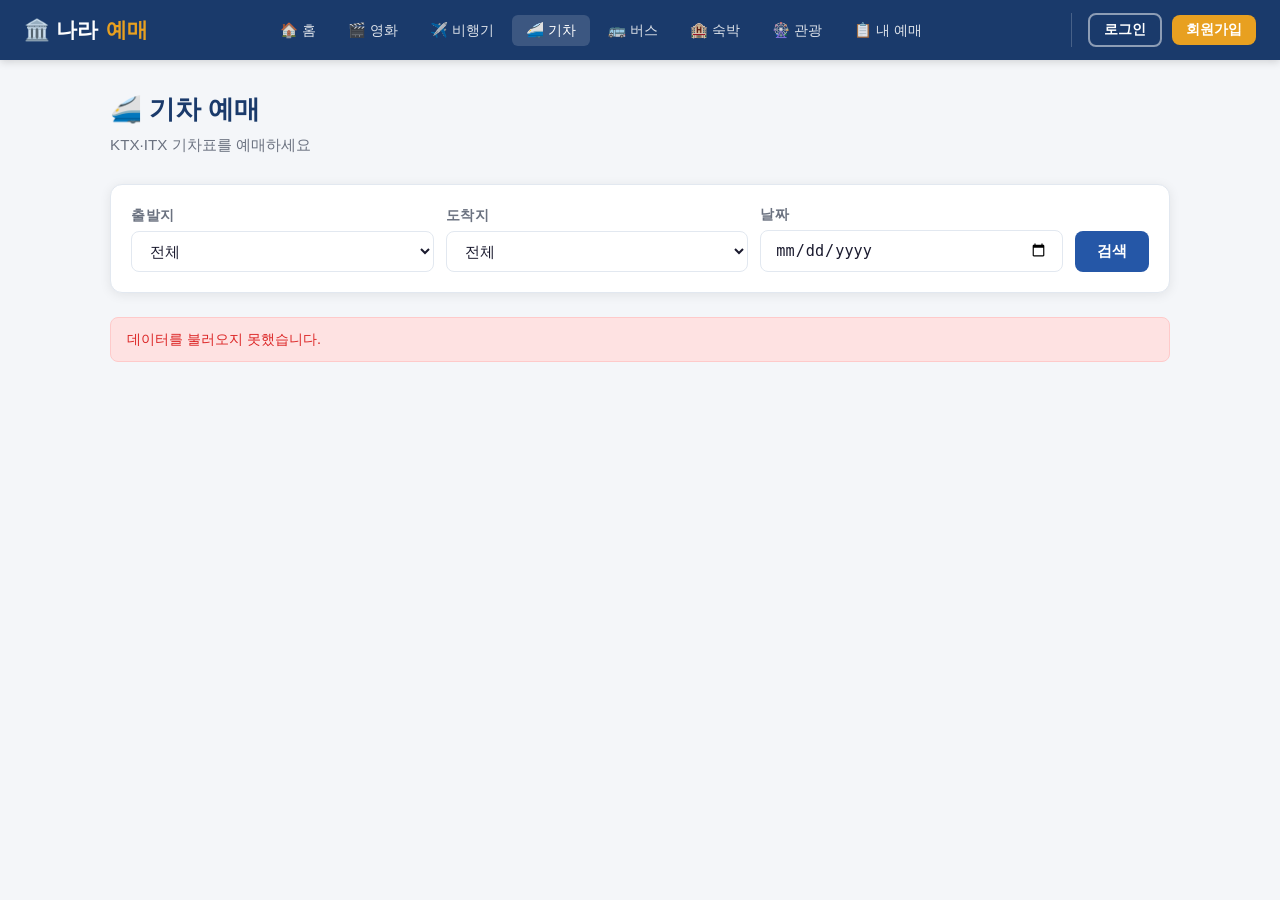
<file: trains.html>
﻿<!DOCTYPE html>
<html lang="ko">
<head>
  <meta charset="UTF-8">
  <meta name="viewport" content="width=device-width, initial-scale=1.0">
  <meta name="theme-color" content="#1a3a6b">
  <meta name="mobile-web-app-capable" content="yes">
  <meta name="apple-mobile-web-app-capable" content="yes">
  <meta name="apple-mobile-web-app-status-bar-style" content="black-translucent">
  <meta name="apple-mobile-web-app-title" content="나라예매">
  <link rel="manifest" href="/manifest.json">
  <link rel="apple-touch-icon" href="/icons/apple-touch-icon.png">
  <title>기차 예매 - 나라예매</title>
  <link rel="stylesheet" href="css/style.css">
  <style>
    .search-bar{background:white;border-radius:12px;padding:20px;box-shadow:var(--shadow);border:1px solid var(--border);margin-bottom:24px;display:flex;gap:12px;flex-wrap:wrap;align-items:flex-end;}
    .search-bar .form-group{margin:0;flex:1;min-width:130px;}
    .train-list{display:flex;flex-direction:column;gap:14px;}
    .train-card{background:white;border-radius:12px;border:1.5px solid var(--border);padding:20px 24px;display:grid;grid-template-columns:90px 1fr auto 1fr auto auto auto;align-items:center;gap:14px;box-shadow:var(--shadow);transition:border-color .2s;}
    .train-card:hover{border-color:var(--primary-light);}
    .train-time{font-size:1.4rem;font-weight:800;color:var(--primary);}
    .train-city{font-size:.82rem;color:var(--text-muted);}
    .fav-btn{background:none;border:none;font-size:1.2rem;cursor:pointer;color:#ccc;padding:4px;transition:all .15s;}
    .fav-btn.active{color:#e53e3e;}
    .money-bar{background:#f0f9ff;border:1px solid #bae6fd;border-radius:8px;padding:10px 14px;margin-bottom:14px;font-size:.85rem;display:flex;justify-content:space-between;align-items:center;}
    .money-bar .label{color:#0369a1;} .money-bar .amount{font-weight:700;color:#0c4a6e;}
    @media(max-width:640px){.train-card{grid-template-columns:1fr 1fr;}}
  </style>
</head>
<body>
<div id="header-wrap"></div>
<div class="container">
  <p class="page-title">🚄 기차 예매</p>
  <p class="page-subtitle">KTX·ITX 기차표를 예매하세요</p>
  <div class="search-bar">
    <div class="form-group"><label>출발지</label>
      <select id="s-from"><option value="">전체</option><option>서울</option><option>부산</option><option>강릉</option><option>광주</option></select></div>
    <div class="form-group"><label>도착지</label>
      <select id="s-to"><option value="">전체</option><option>부산</option><option>서울</option><option>강릉</option><option>광주</option></select></div>
    <div class="form-group"><label>날짜</label><input type="date" id="s-date"></div>
    <button class="btn btn-primary" onclick="filterTrains()">검색</button>
  </div>
  <div id="content"><div class="loading"><div class="spinner"></div>불러오는 중...</div></div>
</div>

<div class="modal-overlay" id="booking-modal">
  <div class="modal">
    <div class="modal-header">
      <span class="modal-title">좌석 선택</span>
      <button class="modal-close" onclick="closeModal()">✕</button>
    </div>
    <div id="modal-info" style="margin-bottom:12px;padding:12px;background:#f8fafc;border-radius:8px;font-size:.88rem;color:var(--text-muted);line-height:1.8;"></div>
    <div class="money-bar"><span class="label">💰 내 게임 머니</span><span class="amount" id="user-money">조회 중...</span></div>
    <p style="font-size:.85rem;font-weight:600;color:var(--text-muted);margin-bottom:8px;">좌석 선택</p>
    <div class="seat-grid" id="seat-grid"></div>
    <div class="seat-legend">
      <div class="seat-legend-item"><div class="seat-legend-box"></div>선택 가능</div>
      <div class="seat-legend-item"><div class="seat-legend-box selected"></div>선택됨</div>
      <div class="seat-legend-item"><div class="seat-legend-box booked"></div>예매됨</div>
    </div>
    <div id="selected-info" style="margin-top:14px;padding:10px;background:#f0f7ff;border-radius:8px;font-size:.88rem;display:none;"></div>
    <div id="alert-modal" style="margin-top:10px;"></div>
    <div style="display:flex;gap:10px;margin-top:20px;">
      <button class="btn btn-outline" style="flex:1;" onclick="closeModal()">취소</button>
      <button class="btn btn-accent" style="flex:1;" id="confirm-btn" onclick="confirmBooking()">예매 확정</button>
    </div>
  </div>
</div>

<script src="js/config.js"></script>
<script>
  document.getElementById('header-wrap').innerHTML = renderHeader('trains');
  let trains={}, bookedSeats={}, filtered={}, favorites={}, currentTrain=null, selectedSeat=null;
  const TYPE_COLOR={KTX:'badge-blue',ITX:'badge-green','무궁화':'badge-gray'};

  async function load() {
    try {
      trains=await dbGet('trains')||{};
      const bookings=await dbGet('bookings')||{};
      bookedSeats={};
      Object.values(bookings).forEach(b=>{ if(b.type==='train'&&b.status!=='취소됨'){if(!bookedSeats[b.itemId])bookedSeats[b.itemId]=[];bookedSeats[b.itemId].push(b.seat);} });
      const user=getUser(); if(user) favorites=await getFavorites(user.uid);
      filtered={...trains}; render(filtered);
    } catch { document.getElementById('content').innerHTML='<div class="alert alert-error">데이터를 불러오지 못했습니다.</div>'; }
  }

  function filterTrains(){
    const from=document.getElementById('s-from').value,to=document.getElementById('s-to').value,date=document.getElementById('s-date').value;
    filtered={};
    for(const [id,t] of Object.entries(trains)){if(from&&t.from!==from)continue;if(to&&t.to!==to)continue;if(date&&t.date!==date)continue;filtered[id]=t;}
    render(filtered);
  }

  function isFav(id){return !!(favorites.train&&favorites.train[id]);}

  function dur(t){
    const[dh,dm]=t.depart.split(':').map(Number),[ah,am]=t.arrive.split(':').map(Number);
    const m=(ah*60+am)-(dh*60+dm); return `${Math.floor(m/60)}시간 ${m%60}분`;
  }

  function render(list){
    if(!Object.keys(list).length){document.getElementById('content').innerHTML='<div class="empty-state"><div class="icon">🚄</div><p>검색 결과가 없습니다.</p></div>';return;}
    let html='<div class="train-list">';
    for(const [id,t] of Object.entries(list)){
      const rem=t.seats-(bookedSeats[id]||[]).length, soldOut=rem<=0;
      html+=`<div class="train-card">
        <div><span class="badge ${TYPE_COLOR[t.type]||'badge-gray'}">${t.type}</span><div style="font-size:.78rem;color:var(--text-muted);margin-top:4px;">${t.number}</div></div>
        <div><div class="train-time">${t.depart}</div><div class="train-city">${t.from}</div></div>
        <div style="text-align:center;color:var(--text-muted);"><div style="font-size:.75rem;">${dur(t)}</div><div>→</div><div style="font-size:.75rem;">${t.date}</div></div>
        <div><div class="train-time">${t.arrive}</div><div class="train-city">${t.to}</div></div>
        <div>${seatBadge(rem,t.seats)}</div>
        <div style="text-align:right;"><div style="font-size:1.2rem;font-weight:800;color:var(--primary);">₩${t.price.toLocaleString()}</div>
          <button class="btn btn-accent btn-sm" style="margin-top:8px;" onclick="openModal('${id}')" ${soldOut?'disabled style="opacity:.5;"':''}>예매하기</button></div>
        <button class="fav-btn ${isFav(id)?'active':''}" id="fav-train-${id}" onclick="doToggleFav('train','${id}',this)" title="찜">♥</button>
      </div>`;
    }
    html+='</div>'; document.getElementById('content').innerHTML=html;
  }

  async function doToggleFav(type,id,btn){
    const user=getUser(); if(!user){alert('로그인이 필요합니다.');return;}
    btn.disabled=true;
    try{const isNow=await toggleFavorite(user.uid,type,id);btn.classList.toggle('active',isNow);if(!favorites[type])favorites[type]={};if(isNow)favorites[type][id]={addedAt:Date.now()};else delete favorites[type][id];}
    finally{btn.disabled=false;}
  }

  function openModal(id){
    const user=getUser(); if(!user){if(confirm('로그인이 필요합니다.'))window.location.href='login.html';return;}
    currentTrain=id; selectedSeat=null;
    const t=trains[id];
    document.getElementById('modal-info').innerHTML=`🚄 <b>${t.number}</b> &nbsp;|&nbsp; ${t.from} → ${t.to}<br>📅 ${t.date} &nbsp;|&nbsp; 🕐 ${t.depart}→${t.arrive} &nbsp;|&nbsp; 💰 ₩${t.price.toLocaleString()}`;
    document.getElementById('selected-info').style.display='none';
    document.getElementById('alert-modal').innerHTML='';
    getUserMoney(user.uid).then(m=>{ document.getElementById('user-money').textContent=`₩${m.toLocaleString()}`; }).catch(()=>{});
    renderSeats(id,t.seats);
    document.getElementById('booking-modal').classList.add('open');
  }

  function renderSeats(id,total){
    const taken=bookedSeats[id]||[],cols=4,rows=Math.ceil(total/cols);
    let html='';
    for(let r=0;r<rows;r++) for(let c=0;c<cols;c++){
      const num=r*cols+c+1; if(num>total) break;
      const label=`${num}호`,isBooked=taken.includes(label);
      html+=`<div class="seat${isBooked?' booked':''}" onclick="selectSeat('${label}',this)" style="font-size:.55rem;">${label}</div>`;
    }
    document.getElementById('seat-grid').innerHTML=html;
  }

  function selectSeat(label,el){
    if(el.classList.contains('booked')) return;
    document.querySelectorAll('.seat.selected').forEach(s=>s.classList.remove('selected'));
    el.classList.add('selected'); selectedSeat=label;
    const t=trains[currentTrain];
    const info=document.getElementById('selected-info'); info.style.display='block';
    info.innerHTML=`선택 좌석: <b>${label}</b> &nbsp;|&nbsp; 결제: <b>₩${t.price.toLocaleString()}</b>`;
  }

  function closeModal(){document.getElementById('booking-modal').classList.remove('open');}

  async function confirmBooking(){
    if(!selectedSeat){document.getElementById('alert-modal').innerHTML='<div class="alert alert-error">좌석을 선택해 주세요.</div>';return;}
    const user=getUser(),t=trains[currentTrain];
    const btn=document.getElementById('confirm-btn'); btn.textContent='처리 중...'; btn.disabled=true;
    try{
      const money=await getUserMoney(user.uid);
      if(money<t.price){document.getElementById('alert-modal').innerHTML=`<div class="alert alert-error">게임 머니 부족!<br>현재: ₩${money.toLocaleString()} / 필요: ₩${t.price.toLocaleString()}</div>`;return;}
      const result=await dbPush('bookings',{type:'train',userId:user.uid,userName:user.name,itemId:currentTrain,title:`${t.from} → ${t.to}`,trainNumber:t.number,date:t.date,depart:t.depart,arrive:t.arrive,seat:selectedSeat,price:t.price,status:'예매완료',bookedAt:Date.now()});
      const remaining=await deductMoney(user.uid,t.price);
      window.location.href=`confirm.html?id=${result.name}&spent=${t.price}&left=${remaining}`;
    } catch(e){document.getElementById('alert-modal').innerHTML=`<div class="alert alert-error">${e.message||'오류가 발생했습니다.'}</div>`;}
    finally{btn.textContent='예매 확정';btn.disabled=false;}
  }

  load();
</script>
<script>if('serviceWorker'in navigator)navigator.serviceWorker.register('/sw.js');</script></body>
</html>
</file>
<file: css/style.css>
/* ===== 공통 스타일 ===== */
* {
  margin: 0;
  padding: 0;
  box-sizing: border-box;
}

:root {
  --primary: #1a3a6b;
  --primary-light: #2557a7;
  --accent: #e8a020;
  --accent-hover: #d4911c;
  --bg: #f4f6f9;
  --card-bg: #ffffff;
  --text: #1a1a2e;
  --text-muted: #6b7280;
  --border: #e2e8f0;
  --danger: #dc2626;
  --success: #16a34a;
  --shadow: 0 2px 12px rgba(0,0,0,0.08);
  --radius: 10px;
}

body {
  font-family: 'Pretendard', 'Noto Sans KR', Arial, sans-serif;
  background: var(--bg);
  color: var(--text);
  min-height: 100vh;
}

/* ===== 헤더 ===== */
header {
  background: var(--primary);
  color: white;
  padding: 0 24px;
  display: flex;
  align-items: center;
  justify-content: space-between;
  height: 60px;
  position: sticky;
  top: 0;
  z-index: 100;
  box-shadow: 0 2px 8px rgba(0,0,0,0.15);
}

.logo {
  font-size: 1.3rem;
  font-weight: 700;
  text-decoration: none;
  color: white;
  display: flex;
  align-items: center;
  gap: 8px;
}

.logo span {
  color: var(--accent);
}

nav {
  display: flex;
  gap: 4px;
  align-items: center;
}

nav a {
  color: rgba(255,255,255,0.85);
  text-decoration: none;
  padding: 6px 14px;
  border-radius: 6px;
  font-size: 0.9rem;
  transition: all 0.2s;
}

nav a:hover, nav a.active {
  background: rgba(255,255,255,0.15);
  color: white;
}

.nav-user {
  display: flex;
  align-items: center;
  gap: 10px;
  margin-left: 16px;
  padding-left: 16px;
  border-left: 1px solid rgba(255,255,255,0.2);
}

.nav-user span {
  font-size: 0.85rem;
  color: rgba(255,255,255,0.85);
}

.btn-logout {
  background: rgba(255,255,255,0.15);
  border: 1px solid rgba(255,255,255,0.3);
  color: white;
  padding: 5px 12px;
  border-radius: 6px;
  cursor: pointer;
  font-size: 0.85rem;
  transition: all 0.2s;
}

.btn-logout:hover {
  background: rgba(255,255,255,0.25);
}

/* ===== 메인 컨테이너 ===== */
.container {
  max-width: 1100px;
  margin: 0 auto;
  padding: 32px 20px;
}

/* ===== 버튼 ===== */
.btn {
  display: inline-flex;
  align-items: center;
  justify-content: center;
  gap: 6px;
  padding: 10px 22px;
  border-radius: 8px;
  font-size: 0.95rem;
  font-weight: 600;
  cursor: pointer;
  border: none;
  transition: all 0.2s;
  text-decoration: none;
}

.btn-primary {
  background: var(--primary-light);
  color: white;
}

.btn-primary:hover {
  background: var(--primary);
}

.btn-accent {
  background: var(--accent);
  color: white;
}

.btn-accent:hover {
  background: var(--accent-hover);
}

.btn-outline {
  background: transparent;
  color: var(--primary-light);
  border: 2px solid var(--primary-light);
}

.btn-outline:hover {
  background: var(--primary-light);
  color: white;
}

.btn-danger {
  background: var(--danger);
  color: white;
}

.btn-danger:hover {
  background: #b91c1c;
}

.btn-sm {
  padding: 6px 14px;
  font-size: 0.85rem;
}

.btn-full {
  width: 100%;
}

/* ===== 카드 ===== */
.card {
  background: var(--card-bg);
  border-radius: var(--radius);
  box-shadow: var(--shadow);
  padding: 24px;
  border: 1px solid var(--border);
}

/* ===== 폼 ===== */
.form-group {
  margin-bottom: 18px;
}

.form-group label {
  display: block;
  font-size: 0.88rem;
  font-weight: 600;
  color: var(--text-muted);
  margin-bottom: 6px;
  text-transform: uppercase;
  letter-spacing: 0.04em;
}

.form-group input,
.form-group select,
.form-group textarea {
  width: 100%;
  padding: 10px 14px;
  border: 1.5px solid var(--border);
  border-radius: 8px;
  font-size: 0.95rem;
  color: var(--text);
  background: white;
  transition: border-color 0.2s;
  outline: none;
}

.form-group input:focus,
.form-group select:focus {
  border-color: var(--primary-light);
  box-shadow: 0 0 0 3px rgba(37, 87, 167, 0.1);
}

.form-row {
  display: grid;
  grid-template-columns: 1fr 1fr;
  gap: 16px;
}

/* ===== 배지 ===== */
.badge {
  display: inline-block;
  padding: 3px 10px;
  border-radius: 20px;
  font-size: 0.78rem;
  font-weight: 600;
}

.badge-blue { background: #dbeafe; color: #1d4ed8; }
.badge-green { background: #dcfce7; color: #15803d; }
.badge-yellow { background: #fef9c3; color: #854d0e; }
.badge-red { background: #fee2e2; color: #b91c1c; }
.badge-gray { background: #f3f4f6; color: #6b7280; }

/* ===== 섹션 제목 ===== */
.page-title {
  font-size: 1.6rem;
  font-weight: 700;
  color: var(--primary);
  margin-bottom: 8px;
}

.page-subtitle {
  color: var(--text-muted);
  margin-bottom: 28px;
  font-size: 0.95rem;
}

/* ===== 알림 ===== */
.alert {
  padding: 12px 16px;
  border-radius: 8px;
  margin-bottom: 16px;
  font-size: 0.9rem;
  display: flex;
  align-items: center;
  gap: 8px;
}

.alert-error { background: #fee2e2; color: var(--danger); border: 1px solid #fecaca; }
.alert-success { background: #dcfce7; color: var(--success); border: 1px solid #bbf7d0; }
.alert-info { background: #dbeafe; color: #1d4ed8; border: 1px solid #bfdbfe; }

/* ===== 테이블 ===== */
.table-wrap {
  overflow-x: auto;
}

table {
  width: 100%;
  border-collapse: collapse;
  font-size: 0.9rem;
}

table th {
  background: #f8fafc;
  padding: 12px 14px;
  text-align: left;
  font-size: 0.8rem;
  font-weight: 700;
  color: var(--text-muted);
  text-transform: uppercase;
  border-bottom: 2px solid var(--border);
}

table td {
  padding: 12px 14px;
  border-bottom: 1px solid var(--border);
  vertical-align: middle;
}

table tr:hover td {
  background: #f8fafc;
}

/* ===== 빈 상태 ===== */
.empty-state {
  text-align: center;
  padding: 60px 20px;
  color: var(--text-muted);
}

.empty-state .icon {
  font-size: 3rem;
  margin-bottom: 16px;
}

.empty-state p {
  font-size: 1.05rem;
  margin-bottom: 20px;
}

/* ===== 로딩 ===== */
.loading {
  text-align: center;
  padding: 40px;
  color: var(--text-muted);
}

.spinner {
  width: 36px;
  height: 36px;
  border: 3px solid var(--border);
  border-top-color: var(--primary-light);
  border-radius: 50%;
  animation: spin 0.8s linear infinite;
  margin: 0 auto 12px;
}

@keyframes spin {
  to { transform: rotate(360deg); }
}

/* ===== 모달 ===== */
.modal-overlay {
  display: none;
  position: fixed;
  inset: 0;
  background: rgba(0,0,0,0.5);
  z-index: 1000;
  align-items: center;
  justify-content: center;
}

.modal-overlay.open {
  display: flex;
}

.modal {
  background: white;
  border-radius: 14px;
  padding: 32px;
  max-width: 500px;
  width: 90%;
  max-height: 90vh;
  overflow-y: auto;
  box-shadow: 0 20px 60px rgba(0,0,0,0.2);
}

.modal-header {
  display: flex;
  align-items: center;
  justify-content: space-between;
  margin-bottom: 24px;
}

.modal-title {
  font-size: 1.2rem;
  font-weight: 700;
  color: var(--primary);
}

.modal-close {
  background: none;
  border: none;
  font-size: 1.3rem;
  cursor: pointer;
  color: var(--text-muted);
  padding: 4px 8px;
  border-radius: 6px;
  transition: background 0.2s;
}

.modal-close:hover { background: var(--bg); }

/* ===== 좌석 선택 ===== */
.seat-grid {
  display: grid;
  grid-template-columns: repeat(8, 1fr);
  gap: 6px;
  margin: 16px 0;
}

.seat {
  aspect-ratio: 1;
  border-radius: 4px;
  border: 2px solid var(--border);
  background: white;
  cursor: pointer;
  font-size: 0.6rem;
  font-weight: 600;
  color: var(--text-muted);
  display: flex;
  align-items: center;
  justify-content: center;
  transition: all 0.15s;
}

.seat:hover:not(.booked) {
  border-color: var(--primary-light);
  background: #dbeafe;
}

.seat.selected {
  background: var(--primary-light);
  border-color: var(--primary-light);
  color: white;
}

.seat.booked {
  background: #e5e7eb;
  border-color: #d1d5db;
  cursor: not-allowed;
  color: #9ca3af;
}

.seat-legend {
  display: flex;
  gap: 16px;
  font-size: 0.8rem;
  color: var(--text-muted);
  margin-top: 8px;
}

.seat-legend-item {
  display: flex;
  align-items: center;
  gap: 6px;
}

.seat-legend-box {
  width: 16px;
  height: 16px;
  border-radius: 3px;
  border: 2px solid var(--border);
}

.seat-legend-box.selected { background: var(--primary-light); border-color: var(--primary-light); }
.seat-legend-box.booked { background: #e5e7eb; border-color: #d1d5db; }

/* ===== 햄버거 버튼 ===== */
.nav-toggle {
  display: none;
  flex-direction: column;
  justify-content: center;
  gap: 5px;
  width: 36px;
  height: 36px;
  background: rgba(255,255,255,0.12);
  border: 1px solid rgba(255,255,255,0.25);
  border-radius: 8px;
  cursor: pointer;
  padding: 0 8px;
  flex-shrink: 0;
}
.nav-toggle span {
  display: block;
  width: 100%;
  height: 2px;
  background: white;
  border-radius: 2px;
  transition: all 0.2s;
}

/* ===== 모바일 메뉴 오버레이 ===== */
.mobile-nav-overlay {
  display: none;
  position: fixed;
  inset: 0;
  background: rgba(0,0,0,0.45);
  z-index: 200;
  align-items: flex-start;
  justify-content: flex-end;
}
.mobile-nav-overlay.open { display: flex; }

.mobile-nav-panel {
  background: var(--primary);
  width: 78vw;
  max-width: 300px;
  min-height: 100vh;
  display: flex;
  flex-direction: column;
  padding: 0 0 32px;
  box-shadow: -4px 0 24px rgba(0,0,0,0.25);
  animation: slideIn 0.22s ease;
}
@keyframes slideIn {
  from { transform: translateX(100%); }
  to   { transform: translateX(0); }
}

.mobile-nav-header {
  display: flex;
  align-items: center;
  justify-content: space-between;
  padding: 16px 20px;
  border-bottom: 1px solid rgba(255,255,255,0.12);
  height: 60px;
}
.mobile-nav-close {
  background: rgba(255,255,255,0.12);
  border: none;
  color: white;
  font-size: 1.1rem;
  width: 32px;
  height: 32px;
  border-radius: 8px;
  cursor: pointer;
  display: flex;
  align-items: center;
  justify-content: center;
}

.mobile-nav-links {
  display: flex;
  flex-direction: column;
  padding: 12px 0;
}
.mobile-nav-links a {
  color: rgba(255,255,255,0.88);
  text-decoration: none;
  padding: 13px 20px;
  font-size: 1rem;
  font-weight: 500;
  border-left: 3px solid transparent;
  transition: all 0.15s;
}
.mobile-nav-links a:hover,
.mobile-nav-links a.active {
  background: rgba(255,255,255,0.1);
  border-left-color: var(--accent);
  color: white;
}

.mobile-user-row {
  margin-top: auto;
  padding: 16px 20px;
  border-top: 1px solid rgba(255,255,255,0.12);
  display: flex;
  flex-direction: column;
  gap: 10px;
}
.mobile-username {
  font-size: 0.88rem;
  color: rgba(255,255,255,0.7);
}
.mobile-nav-link {
  color: rgba(255,255,255,0.88);
  text-decoration: none;
  font-size: 0.92rem;
}
.mobile-nav-link.accent { color: var(--accent); font-weight: 600; }

/* ===== 반응형 ===== */
@media (max-width: 768px) {
  .desktop-nav { display: none; }
  .nav-user { display: none; }
  .nav-toggle { display: flex; }
  header { padding: 0 16px; }
  .container { padding: 20px 14px; }
  .form-row { grid-template-columns: 1fr; }
  .seat-grid { grid-template-columns: repeat(6, 1fr); }
  .page-title { font-size: 1.3rem; }
}
</file>
